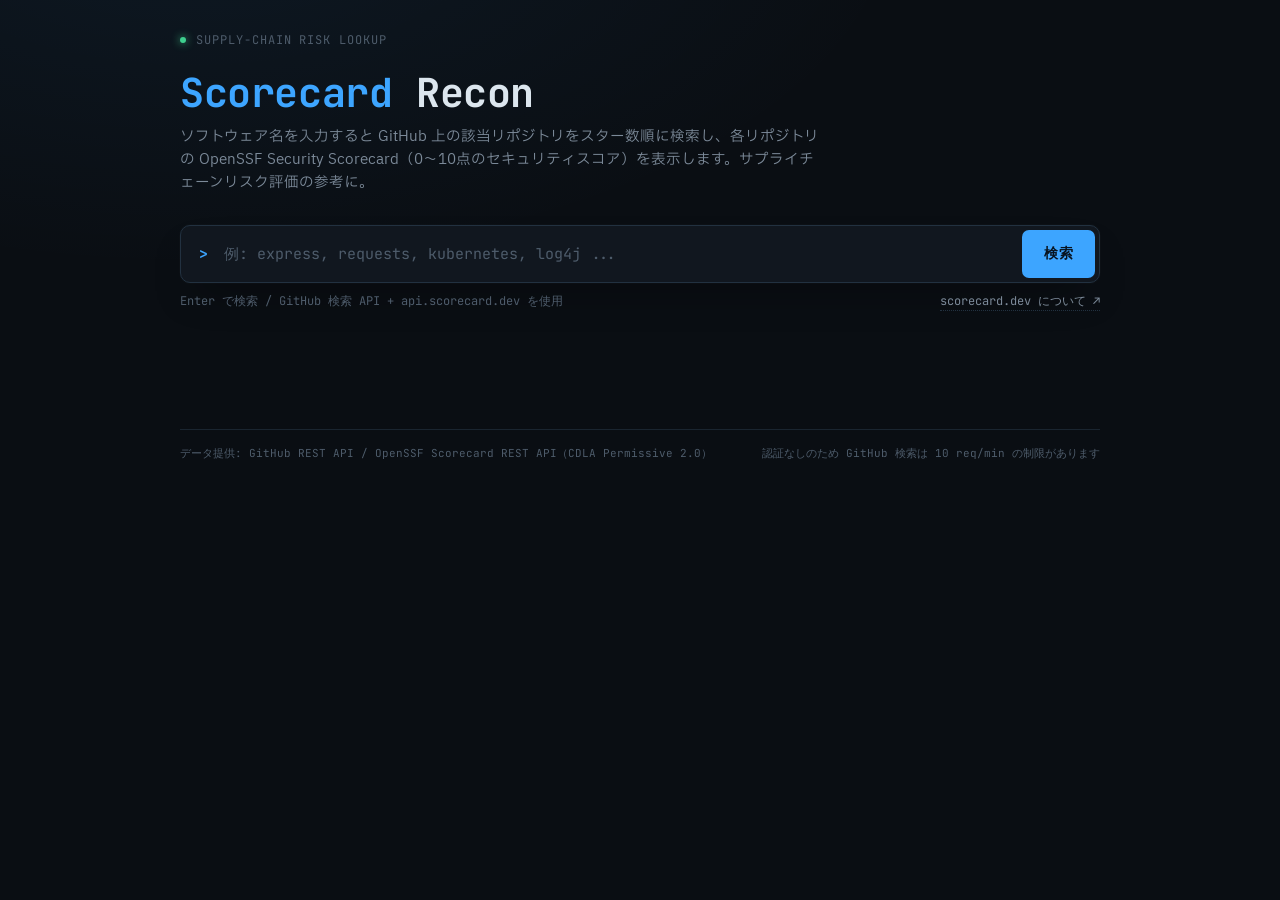
<file: index.html>
<!DOCTYPE html>
<html lang="ja">
<head>
<meta charset="UTF-8">
<meta name="viewport" content="width=device-width, initial-scale=1.0">
<title>Scorecard Recon — OSSF Security Scorecard 検索</title>
<link rel="stylesheet" href="styles.css">
</head>
<body>
<div class="wrap">

  <div class="topline"><span class="dot"></span> SUPPLY-CHAIN RISK LOOKUP</div>
  <h1><span>Scorecard</span> Recon</h1>
  <p class="sub">ソフトウェア名を入力すると GitHub 上の該当リポジトリをスター数順に検索し、各リポジトリの OpenSSF Security Scorecard（0〜10点のセキュリティスコア）を表示します。サプライチェーンリスク評価の参考に。</p>

  <div class="search-shell">
    <div class="prompt">
      <span class="chevron">&gt;</span>
      <input id="q" type="text" placeholder="例: express, requests, kubernetes, log4j ..." autocomplete="off">
    </div>
    <button id="searchBtn">検索</button>
  </div>
  <div class="hint-row">
    <span>Enter で検索 / GitHub 検索 API + api.scorecard.dev を使用</span>
    <a href="https://scorecard.dev" target="_blank" rel="noopener">scorecard.dev について ↗</a>
  </div>

  <div id="status" class="status"></div>
  <div id="results" class="results"></div>

</div>

<footer>
  <span>データ提供: GitHub REST API / OpenSSF Scorecard REST API（CDLA Permissive 2.0）</span>
  <span>認証なしのため GitHub 検索は 10 req/min の制限があります</span>
</footer>

<script src="script.js"></script>
</body>
</html>
</file>
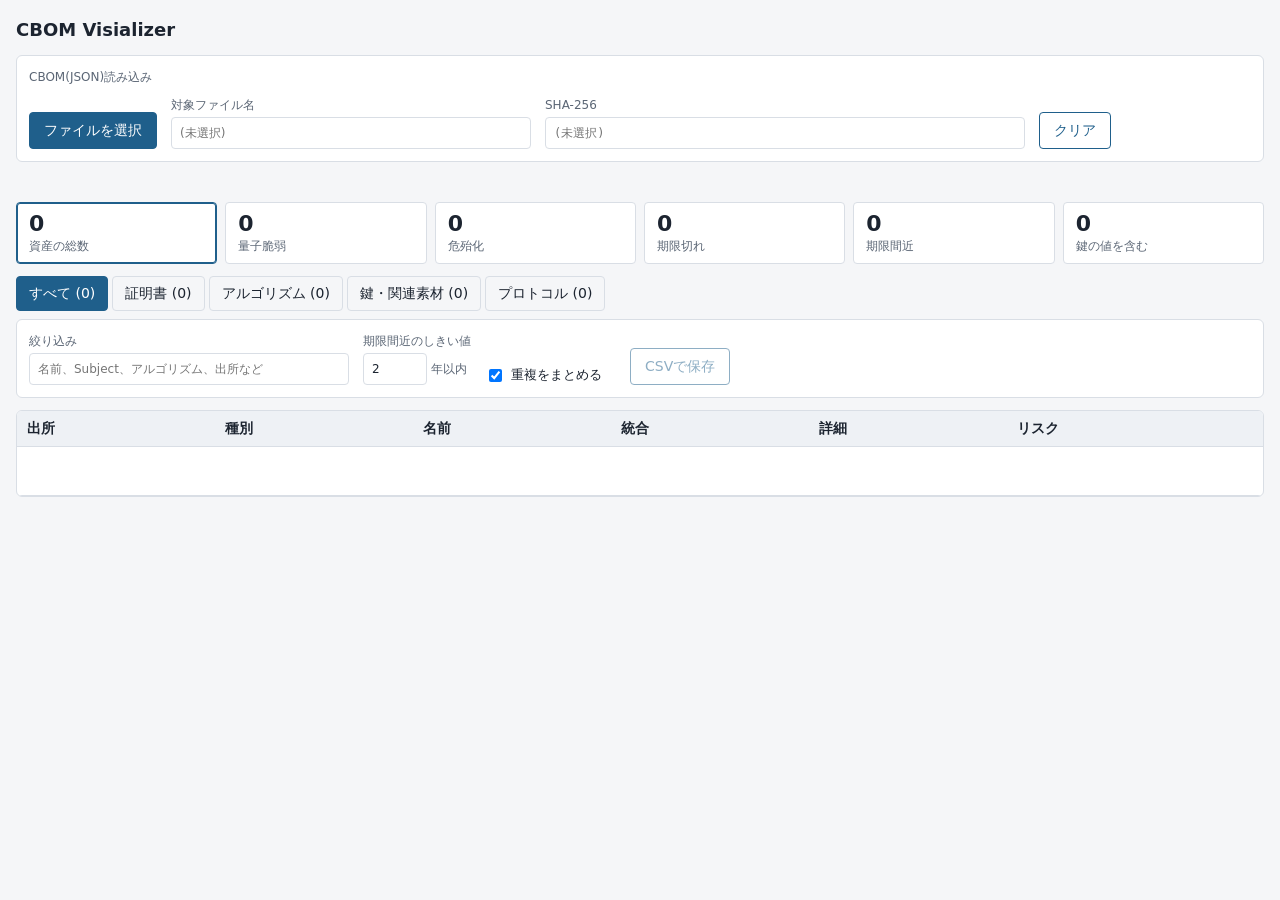
<file: cbom-visualizer.html>
<!doctype html>
<html lang="ja">
<head>
<meta charset="utf-8">
<meta name="viewport" content="width=device-width, initial-scale=1">
<!-- CSP: default-src 'none' で外部通信・外部読み込み・インラインイベントを全面禁止し、スクリプトはハッシュが一致するものだけ実行する。
     スクリプトを編集するとハッシュが合わなくなり画面が初期化されない。その場合はブラウザのコンソールに出る新しいハッシュで script-src を差し替えること。 -->
<meta http-equiv="Content-Security-Policy" content="default-src 'none'; script-src 'sha256-vQBaThIwl8Qdtbv+0BCilxqw4kYsuBlw4/ZRg42txzw='; style-src 'unsafe-inline'; img-src data:; base-uri 'none'; form-action 'none'">
<title>CBOM Visualizer</title>
<style>
  :root{
    --bg:#f5f6f8; --panel:#fff; --ink:#1c2430; --sub:#5b6675; --line:#d9dee5; --head:#eef1f5;
    --accent:#1f5f8b; --btn-ink:#fff;
    --ng:#a3262a; --ng-bg:#fbe9ea; --warn:#7a4b00; --warn-bg:#fdf1d8; --ok:#1d6b3e; --ok-bg:#e4f4ea; --na-bg:#eceff3;
  }
  @media (prefers-color-scheme: dark){
    :root{
      --bg:#14181e; --panel:#1b2129; --ink:#e4e8ee; --sub:#9aa5b4; --line:#2f3844; --head:#232b35;
      --accent:#6db3e0; --btn-ink:#0d1116;
      --ng:#ff9a9d; --ng-bg:#4a2326; --warn:#f0c674; --warn-bg:#443716; --ok:#7fd6a0; --ok-bg:#1f3d2b; --na-bg:#2a323d;
    }
  }
  *{box-sizing:border-box}
  body{margin:0;background:var(--bg);color:var(--ink);
    font:14px/1.5 "Yu Gothic UI","Hiragino Sans","Noto Sans JP",system-ui,sans-serif}
  header{padding:16px 16px 0}
  h1{font-size:18px;margin:0 0 12px;font-weight:700}
  .panel{background:var(--panel);border:1px solid var(--line);border-radius:6px;padding:12px;margin:0 16px 12px}
  .panel h2{font-size:13px;margin:0 0 8px;color:var(--sub);font-weight:600}
  .row{display:flex;flex-wrap:wrap;gap:10px 14px;align-items:flex-end}
  .row + .row{margin-top:10px}
  label{display:flex;flex-direction:column;font-size:12px;color:var(--sub);gap:3px}
  label.inline{flex-direction:row;align-items:center;gap:6px;font-size:13px;color:var(--ink)}
  input[type=text],input[type=number],input[type=search]{
    font:inherit;padding:6px 8px;border:1px solid var(--line);border-radius:4px;background:var(--panel);color:var(--ink)}
  #fname{width:min(360px,90vw)} #q{width:min(320px,90vw)}
  button{font:inherit;padding:7px 14px;border-radius:4px;border:1px solid var(--accent);
    background:var(--accent);color:var(--btn-ink);cursor:pointer}
  button.ghost{background:transparent;color:var(--accent)}
  button:disabled{opacity:.5;cursor:default}
  input[type=file]{display:none}
  :focus-visible{outline:2px solid var(--accent);outline-offset:2px}
  #status{margin:0 16px 8px;color:var(--sub);font-size:13px;min-height:1.5em}
  #errors{margin:0 16px 8px;color:var(--ng);font-size:13px;white-space:pre-wrap}
  #secretBanner{margin:0 16px 12px;padding:10px 12px;border:1px solid var(--ng);background:var(--ng-bg);color:var(--ng);border-radius:6px;display:none}
  .cards{display:grid;grid-template-columns:repeat(auto-fit,minmax(130px,1fr));gap:8px;margin:0 16px 12px}
  .card{display:flex;flex-direction:column;align-items:flex-start;gap:0;text-align:left;padding:8px 12px;
    background:var(--panel);color:var(--ink);border:1px solid var(--line)}
  .card b{font-size:22px;line-height:1.2}
  .card span{font-size:12px;color:var(--sub)}
  .card[aria-pressed="true"]{border-color:var(--accent);box-shadow:inset 0 0 0 1px var(--accent)}
  .tabs{display:flex;flex-wrap:wrap;gap:4px;margin:0 16px 8px}
  .tab{background:transparent;color:var(--ink);border:1px solid var(--line);padding:6px 12px}
  .tab[aria-selected="true"]{background:var(--accent);color:var(--btn-ink);border-color:var(--accent)}
  .wrap{margin:0 16px 12px;overflow:auto;border:1px solid var(--line);border-radius:6px;background:var(--panel);max-height:68vh}
  table{border-collapse:collapse;width:100%;min-width:900px}
  th,td{padding:7px 10px;border-bottom:1px solid var(--line);text-align:left;vertical-align:top}
  th{position:sticky;top:0;background:var(--head);font-weight:600;cursor:pointer;white-space:nowrap;user-select:none;z-index:1}
  th[aria-sort="ascending"]::after{content:" ▲";font-size:10px}
  th[aria-sort="descending"]::after{content:" ▼";font-size:10px}
  td.dn{font-family:ui-monospace,Consolas,monospace;font-size:12px;word-break:break-all;min-width:200px}
  td.num{white-space:nowrap} td.date{white-space:nowrap}
  td.src{min-width:180px;word-break:break-all}
  .tag{display:inline-block;padding:1px 8px;margin:1px 2px 1px 0;border-radius:10px;font-size:12px;white-space:nowrap}
  .tag.ng{background:var(--ng-bg);color:var(--ng)}
  .tag.warn{background:var(--warn-bg);color:var(--warn)}
  .tag.ok{background:var(--ok-bg);color:var(--ok)}
  .tag.na{background:var(--na-bg);color:var(--sub)}
  .empty{padding:24px;color:var(--sub)}
  .hint{margin:0 0 10px;color:var(--sub);font-size:12px}
  .boxTitle{font-size:13px;margin:0 0 8px;color:var(--sub);font-weight:600}
  .kv{display:grid;grid-template-columns:max-content 1fr;gap:4px 16px;margin:0;font-size:13px}
  .kv dt{color:var(--sub);white-space:nowrap}
  .kv dd{margin:0;word-break:break-all}
  .kv dd.mono{font-family:ui-monospace,Consolas,monospace;font-size:12px}
  .drop{outline:2px dashed var(--accent);outline-offset:-6px}
  /* 証明書タブの表示形式(表/階層表示/チェーン表示) */
  #certViews{display:none;margin:0 16px 8px;align-items:center;gap:8px;font-size:13px;color:var(--sub)}
  .vseg{display:inline-flex}
  .vseg button{background:transparent;color:var(--accent);border:1px solid var(--accent);padding:4px 14px;border-radius:0}
  .vseg button:first-child{border-radius:4px 0 0 4px}
  .vseg button:last-child{border-radius:0 4px 4px 0}
  .vseg button+button{border-left:0}
  .vseg button[aria-pressed="true"]{background:var(--accent);color:var(--btn-ink)}
  /* 証明書チェーン */
  #chainView{margin:0 16px 12px;display:none}
  .chainBar{display:flex;flex-wrap:wrap;gap:8px 12px;align-items:center;margin-bottom:10px;color:var(--sub);font-size:13px}
  /* ツリー表示 */
  .tree,.tree ul{list-style:none;margin:0;padding:0}
  .tree ul{margin-left:14px}
  .tree li{position:relative;padding-top:4px}
  .tree ul>li{padding-left:22px}
  .tree ul>li::before{content:"";position:absolute;left:0;top:0;bottom:0;border-left:1px solid var(--line)}
  .tree ul>li:last-child::before{bottom:auto;height:24px}
  .tree ul>li::after{content:"";position:absolute;left:0;top:24px;width:20px;border-top:1px solid var(--line)}
  .tree summary{list-style:none;cursor:pointer}
  .tree summary::-webkit-details-marker{display:none}
  .tn{background:var(--panel);border:1px solid var(--line);border-left:4px solid var(--line);border-radius:6px;padding:6px 10px}
  .tn.root{border-left-color:var(--ok)}
  .tn.inter{border-left-color:var(--accent)}
  .tn.leaf{border-left-color:var(--sub)}
  .tn.miss{border:1px dashed var(--ng);border-left:4px dashed var(--ng)}
  .tn.bad{box-shadow:inset 0 0 0 1px var(--warn)}
  .tnTop{display:flex;flex-wrap:wrap;gap:4px 8px;align-items:center}
  .tnTop .dn{font-family:ui-monospace,Consolas,monospace;font-size:12px;word-break:break-all}
  .tnSub,.tnIss{font-size:12px;margin:2px 0 0 22px;word-break:break-all}
  .tnSub{color:var(--sub)} .tnIss{color:var(--warn)}
  .cnt{font-size:12px;color:var(--sub)}
  /* チェーン図(SVG) */
  .segs{display:inline-flex;gap:4px}
  .segs button{padding:3px 12px}
  .legend{display:flex;flex-wrap:wrap;gap:4px 14px;align-items:center;font-size:12px;color:var(--sub);margin:0 0 8px}
  .legend i{display:inline-block;width:10px;height:10px;border-radius:2px;margin-right:4px;vertical-align:-1px}
  .lg-root{background:var(--ok)} .lg-inter{background:var(--accent)} .lg-leaf{background:var(--sub)}
  .lg-miss{border:1px dashed var(--ng)}
  #diagWrap{overflow:auto;border:1px solid var(--line);border-radius:6px;background:var(--panel);max-height:72vh}
  #diagSvg{display:block}
  #diagSvg text{font:12px "Yu Gothic UI","Hiragino Sans","Noto Sans JP",system-ui,sans-serif;fill:var(--ink)}
  #diagSvg .t-role,#diagSvg .t-sm,#diagSvg .t-sub,#diagSvg .t-na{fill:var(--sub)}
  #diagSvg .t-role{font-size:10.5px}
  #diagSvg .t-sm{font-size:11px}
  #diagSvg .t-name{font-size:13px;font-weight:600}
  #diagSvg .t-ng{fill:var(--ng)} #diagSvg .t-warn{fill:var(--warn)} #diagSvg .t-ok{fill:var(--ok)}
  #diagSvg .grp{fill:var(--head);opacity:.55}
  #diagSvg .ed{fill:none;stroke:var(--sub);stroke-width:1.4}
  #diagSvg .ed.inf{stroke-dasharray:5 4}
  #diagSvg .ed.miss{stroke:var(--ng);stroke-dasharray:3 3}
  #diagSvg .arrow{fill:var(--sub)}
  #diagSvg .gn{cursor:pointer}
  #diagSvg .gn .bg{fill:var(--panel);stroke:var(--line);stroke-width:1}
  #diagSvg .gn.bad .bg{stroke:var(--warn);stroke-width:1.6}
  #diagSvg .gn.miss .bg{stroke:var(--ng);stroke-dasharray:4 3}
  #diagSvg .gn .bar{fill:var(--sub)}
  #diagSvg .gn.root .bar{fill:var(--ok)} #diagSvg .gn.inter .bar{fill:var(--accent)} #diagSvg .gn.miss .bar{fill:var(--ng)}
  #diagSvg .gn.sel .bg{stroke:var(--accent);stroke-width:2.6}
  #diagSvg .ed.hl{stroke:var(--accent);stroke-width:2.2}
  #diagSvg .dim{opacity:.25}
  #diagSvg .t-dup{fill:var(--ok);font-size:11px;font-weight:600}
  #diagSvg .t-dup.diff{fill:var(--warn)}
  .dupList{margin:4px 0 0;padding-left:20px;font-size:12px;color:var(--sub);word-break:break-all}
  .dupList b{color:var(--warn)}
  .chev{display:inline-block;width:14px;color:var(--sub);transition:transform .12s}
  details[open]>summary .chev{transform:rotate(90deg)}
</style>
</head>
<body>
<header><h1>CBOM Visializer</h1></header>
<p id="boot" class="hint" style="margin:0 16px 12px">ビューアを初期化できませんでした。JavaScript が無効か、CSP(script-src)のハッシュがスクリプトと一致していない可能性があります。</p>

<section class="panel">
  <p class="hint">CBOM(JSON)読み込み</p>
  <div class="row">
    <button id="pickFiles">ファイルを選択</button>
    <label>対象ファイル名
      <input id="fname" type="text" value="" readonly placeholder="(未選択)">
    </label>
    <label>SHA-256
      <input id="fhash" type="text" value="" readonly placeholder="(未選択)" style="width:min(480px,90vw);font-family:ui-monospace,Consolas,monospace">
    </label>
    <button id="clear" class="ghost">クリア</button>
    <input id="files" type="file" accept=".json,application/json">
  </div>
</section>

<section class="panel" id="headerBox" style="display:none">
  <h2 class="boxTitle">CBOMヘッダー</h2>
  <dl id="headerList" class="kv"></dl>
</section>

<div id="status" role="status"></div>
<div id="errors"></div>
<div id="secretBanner" role="alert"></div>

<div class="cards" id="cards"></div>
<div class="tabs" id="tabs" role="tablist"></div>
<div id="certViews" role="group" aria-label="証明書の表示形式"><span>表示</span>
  <span class="vseg"><button data-v="table">表</button><button data-v="chain">階層</button><button data-v="diagram">チェーン</button></span></div>

<section class="panel">
  <div class="row">
    <label>絞り込み
      <input id="q" type="search" placeholder="名前、Subject、アルゴリズム、出所など">
    </label>
    <label>期限間近のしきい値
      <span style="display:flex;align-items:center;gap:4px">
        <input id="expYears" type="number" min="0" step="1" value="2" style="width:64px">年以内
      </span>
    </label>
    <label class="inline" title="同じ内容の行を1つにまとめます。証明書=公開鍵の値が同じ、公開鍵(鍵・関連素材)=鍵の値が同じ、アルゴリズム/プロトコル=表示内容がすべて同じ。出所は全て残します。公開鍵の値が無い証明書・鍵はまとめません。"><input type="checkbox" id="dedupe" checked>重複をまとめる</label>
    <span id="dedupeInfo" class="hint" style="margin:0 0 4px"></span>
    <button id="csv" class="ghost" disabled>CSVで保存</button>
  </div>
</section>

<div id="chainView"></div>

<div class="wrap" id="tableWrap"><table><thead><tr id="head"></tr></thead><tbody id="body"></tbody></table></div>

<script>
/* ================= 状態 ================= */
const $ = id => document.getElementById(id);
$('boot')?.remove(); // スクリプトが動いたら「初期化できませんでした」表示を消す(CSPでブロックされると残る)
// 入力サイズ・描画量の上限(巨大/悪意あるCBOMでブラウザが固まらないようにする)
const MAX_FILE_BYTES = 50 * 1024 * 1024; // 読み込めるファイルの最大サイズ
const MAX_CHAIN_DEPTH = 64;              // 証明書階層の最大の深さ(実在のチェーンは数段)
const MAX_ROWS = 2000;                   // 表に描画する最大行数(CSVには全件出力)
const MAX_NODES = 3000;                  // ツリー/図に描画する最大証明書数
const esc = s => String(s ?? '').replace(/[&<>"']/g, c => ({'&':'&amp;','<':'&lt;','>':'&gt;','"':'&quot;',"'":'&#39;'}[c]));
let rows = [], errors = [], bomCount = 0;
let depMap = new Map(); // bom-ref -> dependsOn[](証明書チェーンの構築に使う)
let lastChains = [];    // 直近に表示したチェーン(コピー/CSV用)
let tabId = 'all', sortK = null, sortDir = 1, riskF = '';
let certView = 'table'; // 証明書タブの表示形式: 'table'(表) / 'chain'(階層表示) / 'diagram'(チェーン表示)

/* ================= 判定ルール ================= */
const RE_PQ   = /ml-?kem|ml-?dsa|slh-?dsa|fn-?dsa|kyber|dilithium|sphincs|falcon|xmss|(^|[^a-z])(lms|hss)([^a-z]|$)|frodo|(^|[^a-z])hqc|mceliece|(^|[^a-z])bike/;
const RE_VULN = /rsa|ecdsa|ecdh|ecies|eddsa|ed25519|ed448|x25519|x448|curve25519|curve448|secp\d|prime\d|nist-?p-?\d|brainpool|(^|[^a-z])ecc([^a-z]|$)|elliptic|diffie|(^|[^a-z])dhe?([^a-z]|$)|(^|[^a-z])dsa([^a-z]|$)|(^|[^a-z])ec([^a-z]|$)/;
const RE_SAFE = /aes-?(192|256)|chacha|sha-?(256|384|512)|sha-?3|blake/;
const norm = t => String(t || '').toLowerCase().replace(/_/g, '-');

const RE_PQ_G = new RegExp(RE_PQ.source, 'g');
const PUBKEY_PRIM = ['signature', 'pke', 'key-agree', 'kem'];
function pqOf(text, level, prim){
  const s = norm(text), pq = RE_PQ.test(s), cl = RE_VULN.test(s.replace(RE_PQ_G, ' '));
  if(pq) return cl ? 'hybrid' : 'safe';
  if(cl) return 'vuln';
  // 公開鍵方式ではないが、古典的な攻撃で既に危殆化しているもの(SHA-1, MD5, DES/3DES, RC4等)は
  // 量子耐性が「不明」なのではなく、そもそも古典的に破られていることを明示する
  if(weakOf(text).length) return 'broken';
  if(/aes-?128/.test(s)) return 'vuln';
  if(RE_SAFE.test(s)) return 'safe';
  if(typeof level === 'number'){
    if(level > 0) return 'safe';
    return (!prim || PUBKEY_PRIM.includes(prim)) ? 'vuln' : 'unknown';
  }
  return 'unknown';
}
const RANK = {vuln:3, broken:3, unknown:1, safe:0, hybrid:0};
const worst = (a, b) => RANK[a] >= RANK[b] ? a : b;

function weakOf(text){
  const s = norm(text), out = [];
  if(/md[245]/.test(s)) out.push('MD系ハッシュ');
  if(/sha-?1(?!\d)|(^|[^a-z0-9])sha(?![a-z0-9]|-?\d)/.test(s)) out.push('SHA-1');
  if(/(^|[^a-z0-9])(3des|tdes|triple-des|des|des-?ede3?)([^a-z0-9]|$)/.test(s)) out.push('DES/3DES');
  if(/rc[24]|arcfour/.test(s)) out.push('RC4/RC2');
  if(/(^|[^a-z])(null|export|anon)([^a-z]|$)/.test(s)) out.push('NULL/EXPORT/anon');
  const rsa = /rsa[^0-9a-z]{0,4}(\d{3,5})/.exec(s);
  if(rsa && +rsa[1] < 2048) out.push('RSA ' + rsa[1] + ' bit');
  const ec = /(?:^|[^a-z])(?:secp|nist-?p-?|p-?)(\d{3})(?:r1|k1)?(?:[^0-9]|$)/.exec(s);
  if(ec && +ec[1] < 224) out.push('EC ' + ec[1] + ' bit');
  return out;
}
const uniq = a => [...new Set(a)];
// 公開鍵の値を、表記ゆれ(PEMの枠・改行・16進のコロン区切り・大文字小文字)を吸収した比較用の文字列にする。
// 短すぎる値は鍵の値とみなさない(null)。
const keyId = v => {
  if(typeof v !== 'string') return null;
  let s = v.replace(/-----(?:BEGIN|END) [A-Z ]{1,40}-----/g, '').replace(/\s+/g, '');
  if(/^[0-9a-fA-F:]+$/.test(s)) s = s.replace(/:/g, '').toLowerCase();
  return s.length >= 16 ? s : null;
};
function daysLeft(iso){
  const t = Date.parse(iso);
  return isNaN(t) ? null : Math.floor((t - Date.now()) / 86400000);
}

/* ================= CBOMの取り込み ================= */
// components の入れ子を、再帰ではなく明示的なスタックで平坦化する(深い入れ子でスタックを使い切らない)。
// オブジェクト以外(null等)の要素は読み飛ばす。
function flat(list){
  const out = [], stack = [Array.isArray(list) ? list : []], idx = [0];
  while(stack.length){
    const arr = stack[stack.length - 1], i = idx[idx.length - 1];
    if(i >= arr.length){ stack.pop(); idx.pop(); continue; }
    idx[idx.length - 1] = i + 1;
    const c = arr[i];
    if(c && typeof c === 'object'){ out.push(c); if(Array.isArray(c.components)){ stack.push(c.components); idx.push(0); } }
  }
  return out;
}

// 出所: CBOM内の evidence.occurrences[].location(その暗号資産が検出されたソースファイル)を優先する。
// 記載がなければ、読み込んだCBOMファイル名にフォールバックする。
function srcListOf(c, fallback){
  const locs = (c.evidence?.occurrences || []).map(o => o?.location).filter(l => typeof l === 'string' && l);
  return locs.length ? uniq(locs) : [fallback];
}
function srcOf(c, fallback){ return srcListOf(c, fallback).join('; '); }

function ingest(bom, src){
  if(!bom || !Array.isArray(bom.components)) throw new Error('components がありません(CBOMではない可能性)');
  const comps = flat(bom.components);
  const byRef = new Map();
  comps.forEach(c => { if(c['bom-ref']) byRef.set(c['bom-ref'], c); });
  const nm = ref => ref ? (byRef.get(ref)?.name || ref) : '';
  let n = 0;
  for(const d of bom.dependencies || []){ if(d && d.ref) depMap.set(d.ref, Array.isArray(d.dependsOn) ? d.dependsOn : []); }

  for(const c of comps){
    const cp = c.cryptoProperties;
    if(!cp) continue;
    const secretBlock = /-----BEGIN [A-Z ]*PRIVATE KEY-----/.test(JSON.stringify(c));
    let r = null;

    if(cp.assetType === 'certificate'){
      const p = cp.certificateProperties || {};
      const sig = nm(p.signatureAlgorithmRef);
      const pkc = byRef.get(p.subjectPublicKeyRef);
      let key = '', kkey = null, kbasis = ''; // kkey: 重複判定に使う公開鍵の値(正規化済み) / kbasis: 値があれば 'value'
      if(pkc){
        const m = pkc.cryptoProperties?.relatedCryptoMaterialProperties;
        const a = m?.algorithmRef ? nm(m.algorithmRef) : pkc.name;
        key = [a, m?.size ? m.size + ' bit' : ''].filter(Boolean).join(' ');
        // 重複判定は鍵の「値」だけで行う。値が無い証明書は判定対象外(鍵コンポーネントのbom-refが同じでも同一とはみなさない:
        // 生成ツールによっては「RSA-2048」のような汎用の鍵コンポーネントを複数の証明書で共有するため、別の鍵まで統合してしまう)
        kkey = keyId(m?.value); kbasis = kkey ? 'value' : '';
      } else key = p.subjectPublicKeyRef || '';
      r = {type:'certificate',
        p:{subject:p.subjectName || '', issuer:p.issuerName || '', from:p.notValidBefore || '', to:p.notValidAfter || '',
           sig, key, fmt:p.certificateFormat || '', serial:p.serialNumber ? String(p.serialNumber) : ''},
        days:daysLeft(p.notValidAfter),
        pq:worst(pqOf(sig), key ? pqOf(key) : 'unknown'),
        weak:uniq([...weakOf(sig), ...weakOf(key)]),
        detail:p.subjectName || '', kkey, kbasis};
    }
    else if(cp.assetType === 'algorithm'){
      const p = cp.algorithmProperties || {};
      const fam = p.algorithmFamily || '', param = p.parameterSetIdentifier || '', curve = p.ellipticCurve || p.curve || '';
      const text = [c.name, fam, param, curve].join(' ');
      const ql = typeof p.nistQuantumSecurityLevel === 'number' ? p.nistQuantumSecurityLevel : null;
      r = {type:'algorithm',
        p:{primitive:p.primitive || '', fam, param, curve, cl:p.classicalSecurityLevel ?? null, ql,
           funcs:(p.cryptoFunctions || []).join(', '), oid:cp.oid || ''},
        days:null, pq:pqOf(text, ql, p.primitive), weak:weakOf(text),
        detail:[p.primitive, param || fam, curve].filter(Boolean).join(' ')};
    }
    else if(cp.assetType === 'related-crypto-material'){
      const p = cp.relatedCryptoMaterialProperties || {};
      const algo = nm(p.algorithmRef);
      const text = [algo, p.size ? p.size + ' bit' : '', c.name].join(' ');
      const secretType = ['private-key','secret-key','password','credential','token','seed','shared-secret'].includes(p.type);
      r = {type:'material',
        p:{mtype:p.type || '', algo, size:p.size ?? null, state:p.state || '', exp:p.expirationDate || '', fmt:p.format || ''},
        days:daysLeft(p.expirationDate), pq:pqOf(text), weak:weakOf(text),
        secret:!!p.value && secretType,
        kkey: p.type === 'public-key' ? keyId(p.value) : null, // 公開鍵の値(重複判定用)。秘密鍵などの値は持たない
        detail:[p.type, algo, p.size ? p.size + ' bit' : ''].filter(Boolean).join(' ')};
    }
    else if(cp.assetType === 'protocol'){
      const p = cp.protocolProperties || {};
      const suites = (p.cipherSuites || []).map(s => s.name).filter(Boolean);
      const parts = [...suites, ...(p.cryptoRefArray || []).map(nm)];
      const all = [c.name, ...parts].join(' ');
      // 鍵交換を行うプロトコルは、ML-KEM等が見当たらなければ量子脆弱とみなす
      const kex = ['tls', 'dtls', 'ssh', 'ipsec', 'ike', 'sstp'].includes(p.type);
      r = {type:'protocol',
        p:{ptype:p.type || '', version:p.version || '', suites:parts},
        days:null, pq:(kex && !RE_PQ.test(norm(all))) ? 'vuln' : pqOf(all),
        weak:weakOf(parts.join(' ')),
        detail:[p.type, p.version].filter(Boolean).join(' ')};
    }
    if(!r) continue;
    r.name = c.name || ''; r.ref = c['bom-ref'] || ''; r.src = srcOf(c, src); r.srcs = srcListOf(c, src); r.secret = !!(r.secret || secretBlock);
    r.warnAll = [...r.weak, ...(r.secret ? ['鍵の値を含む'] : [])];
    r.search = norm([r.type, r.name, r.detail, r.src, ...Object.values(r.p).flat()].join(' '));
    rows.push(r); n++;
  }
  bomCount++;
  return n;
}

/* ================= 読み込み(SVN / ローカル) ================= */
const loaded = new Set();

function showSelectedNames(){
  const names = [...loaded].map(p => p.split('/').pop());
  $('fname').value = names.join(', ');
}

function finish(msg){
  $('status').textContent = msg;
  $('errors').textContent = errors.join('\n');
  $('csv').disabled = !rows.length;
  showSelectedNames();
  render();
}

async function sha256Hex(buf){
  if(!window.crypto?.subtle) return null;
  const digest = await crypto.subtle.digest('SHA-256', buf);
  return [...new Uint8Array(digest)].map(b => b.toString(16).padStart(2, '0')).join('');
}

// components 配列以外の、CBOMのヘッダー(トップレベルのメタ情報)を表示する
function renderHeader(bom){
  const items = [];
  const add = (label, value, mono) => { if(value) items.push({label, value, mono}); };

  add('形式', [bom.bomFormat, bom.specVersion ? 'v' + bom.specVersion : ''].filter(Boolean).join(' '));
  add('シリアル番号', bom.serialNumber, true);
  add('バージョン', (bom.version !== undefined && bom.version !== null) ? String(bom.version) : '');

  const ts = bom.metadata?.timestamp;
  if(ts){
    const t = Date.parse(ts);
    add('作成日時', isNaN(t) ? String(ts) : new Date(t).toISOString().replace('T', ' ').slice(0, 16) + ' UTC');
  }

  const comp = bom.metadata?.component;
  if(comp && typeof comp === 'object'){
    add('対象コンポーネント', [comp.name, comp.version, comp.type ? `(${comp.type})` : ''].filter(Boolean).join(' '));
    add('説明', comp.description);
  }

  let tools = bom.metadata?.tools;
  tools = Array.isArray(tools) ? tools : (Array.isArray(tools?.components) ? tools.components : []);
  const toolNames = tools.map(t => [t?.vendor, t?.name, t?.version].filter(Boolean).join(' ')).filter(Boolean);
  if(toolNames.length) add('生成ツール', toolNames.join(', '));

  const authors = bom.metadata?.authors;
  if(Array.isArray(authors) && authors.length){
    add('作成者', authors.map(a => a?.name).filter(Boolean).join(', '));
  }

  const total = Array.isArray(bom.components) ? flat(bom.components).length : 0;
  add('コンポーネント総数(入れ子含む)', total ? String(total) : '');

  const box = $('headerBox'), list = $('headerList');
  if(!items.length){ box.style.display = 'none'; list.innerHTML = ''; return; }
  list.innerHTML = items.map(it =>
    `<dt>${esc(it.label)}</dt><dd class="${it.mono ? 'mono' : ''}">${esc(it.value)}</dd>`).join('');
  box.style.display = '';
}

function hideHeader(){
  $('headerBox').style.display = 'none';
  $('headerList').innerHTML = '';
}

async function loadSingle(file, path){
  rows = []; errors = []; bomCount = 0; riskF = ''; loaded.clear(); depMap = new Map();
  $('status').textContent = '読み込み中…';
  $('fhash').value = '';
  hideHeader();
  if(file.size > MAX_FILE_BYTES){
    errors.push(`${path}: ファイルが大きすぎます(${(file.size / 1048576).toFixed(1)}MB。上限は ${MAX_FILE_BYTES / 1048576}MB)`);
    finish(`${path} は読み込みませんでした。`);
    return;
  }
  let ok = false;
  try{
    const buf = await file.arrayBuffer();
    const bom = JSON.parse(new TextDecoder('utf-8').decode(buf));
    ingest(bom, path);
    loaded.add(path); ok = true;
    const hash = await sha256Hex(buf);
    $('fhash').value = hash ?? '(このブラウザでは計算できません)';
    renderHeader(bom);
  }
  catch(e){ errors.push(`${path}: ${e.message}`); }
  let msg = '';
  if(!ok) msg = `${path} の読み込みに失敗しました。`;
  else if(!rows.length) msg = `${path} を読み込みましたが、暗号資産(証明書・鍵など)は見つかりませんでした。`;
  finish(msg);
}

$('pickFiles').addEventListener('click', () => $('files').click());
$('files').addEventListener('change', async e => {
  const f = e.target.files[0];
  e.target.value = '';
  if(f) await loadSingle(f, f.name);
});
['dragover', 'dragenter'].forEach(t => document.addEventListener(t, e => { e.preventDefault(); document.body.classList.add('drop'); }));
document.addEventListener('dragleave', e => { if(!e.relatedTarget) document.body.classList.remove('drop'); });
document.addEventListener('drop', async e => {
  e.preventDefault(); document.body.classList.remove('drop');
  // DataTransfer は await の前に読み出す必要がある
  const entries = [...(e.dataTransfer.items || [])].map(i => i.webkitGetAsEntry && i.webkitGetAsEntry()).filter(Boolean);
  const plain = [...e.dataTransfer.files];
  let picked = null, skippedDir = 0, skippedExtra = 0;
  if(entries.length){
    for(const entry of entries){
      if(entry.isFile){ if(!picked) picked = entry; else skippedExtra++; }
      else skippedDir++; // フォルダは読み込まない
    }
    if(picked) await loadSingle(await new Promise((res, rej) => picked.file(res, rej)), picked.name);
  } else {
    if(plain.length){ picked = plain[0]; skippedExtra = plain.length - 1; await loadSingle(picked, picked.name); }
  }
  if(skippedDir || skippedExtra){
    if(skippedDir) errors.push(`フォルダが${skippedDir}件ドロップされましたが、読み込みませんでした。ファイルを直接ドロップしてください。`);
    if(skippedExtra) errors.push(`複数のファイルがドロップされたため、最初の1件だけを読み込みました。`);
    $('errors').textContent = errors.join('\n');
  }
});
$('clear').addEventListener('click', () => {
  rows = []; errors = []; bomCount = 0; riskF = ''; loaded.clear(); depMap = new Map();
  $('status').textContent = ''; $('fhash').value = ''; hideHeader(); finish('');
});

/* ================= 表示 ================= */
const fmtDate = s => { const t = Date.parse(s); return isNaN(t) ? esc(s) : new Date(t).toISOString().slice(0, 10); };
let expThresholdDays = 730; // 期限間近のしきい値(日数)。デフォルト2年
function daysTag(d){
  if(d === null) return '';
  if(d < 0)  return `<span class="tag ng">期限切れ ${-d}日</span>`;
  if(d <= expThresholdDays) return `<span class="tag warn">あと ${d}日</span>`;
  return `<span class="tag ok">${d}日</span>`;
}
// 量子耐性・古典的な危殆化・有効期限を、優先度付きの1つのリスクに統合する
// 数値が大きいほど深刻(表のソートにもそのまま使う)
function riskOf(r){
  if(r.pq === 'broken')  return {lv:4, t:'危殆化', cls:'ng'};
  if(r.pq === 'vuln')    return {lv:4, t:'量子脆弱', cls:'warn'};
  if(r.pq === 'unknown') return {lv:1, t:'判定不可', cls:'na'};
  if(r.pq === 'hybrid')  return {lv:0, t:'ハイブリッド', cls:'ok'};
  return {lv:0, t:'量子安全', cls:'ok'};
}
/* ================= 証明書チェーン ================= */
// DNの表記ゆれ(空白・大文字小文字)を吸収して比較する
// ※ /\s*([,=+])\s*/g のような正規表現は、空白が長く続くと二次時間(ReDoS)になるため、split+trim で線形時間にしている
const normDn = s => String(s || '').toLowerCase().split(/([,=+])/).map(x => x.trim()).join('').replace(/\s+/g, ' ').trim();
const isSelfSigned = r => !!r.p.subject && normDn(r.p.subject) === normDn(r.p.issuer);
const dnLabel = r => r.p.subject || r.name || r.ref || '(名称なし)';
const ts = s => { const t = Date.parse(s); return isNaN(t) ? null : t; };
const dateStr = s => { const t = ts(s); return t === null ? String(s ?? '') : new Date(t).toISOString().slice(0, 10); }; // エスケープ無しの日付文字列

// 親(発行元)の特定: ①dependencies の dependsOn にある証明書 ②Issuer＝Subject の一致
let dedupeOn = true;       // 重複をまとめる(全タブ共通の設定)
let dedupeMemo = null, linkMemo = null, chainMemo = null; // rows/depMap/設定 が変わらない間は結果を使い回す(描画ごとの再計算を避ける)

// 重複のまとめ。同じものを代表1件(r.merged に残りを保持)にまとめ、残りには r.dupOf(代表)を付ける。
// 何を「同じ」とみなすか:
//   証明書 ......... 公開鍵の値が同じ(再発行・クロス署名・複数箇所に置かれた同一証明書)。代表は自己署名(ルート)優先 → 有効期限が新しいもの
//   公開鍵 ......... 鍵・関連素材のうち public-key で、鍵の値が同じ
//   アルゴリズム/プロトコル ... 表示している内容がすべて同じ(出所だけが違う)
// 鍵の値が無い証明書・鍵はまとめない。秘密の値を含むものは、警告が埋もれないようまとめない。
function ensureDedupe(){
  if(dedupeMemo && dedupeMemo.rows === rows && dedupeMemo.n === rows.length && dedupeMemo.dd === dedupeOn) return dedupeMemo;
  rows.forEach(r => { r.merged = null; r.mergeDiff = false; r.dupOf = null; }); // 切替のたびに状態を作り直す
  if(dedupeOn){
    const groups = new Map();
    for(const r of rows){
      if(r.secret) continue;
      let k = null;
      if(r.type === 'certificate') k = r.kkey ? 'c:' + r.kkey : null;
      else if(r.type === 'material') k = r.kkey ? 'm:' + r.kkey : null;
      else if(r.type === 'algorithm') k = 'a:' + JSON.stringify([r.name, r.p.primitive, r.p.fam, r.p.param, r.p.curve, r.p.cl, r.p.ql, r.p.funcs, r.p.oid]);
      else if(r.type === 'protocol') k = 'p:' + JSON.stringify([r.name, r.p.ptype, r.p.version, r.p.suites]);
      if(k === null) continue;
      const g = groups.get(k);
      if(g) g.push(r); else groups.set(k, [r]);
    }
    for(const g of groups.values()){
      if(g.length < 2) continue;
      const sorted = g[0].type === 'certificate'
        ? g.slice().sort((a, b) => (isSelfSigned(b) - isSelfSigned(a)) || ((ts(b.p.to) ?? 0) - (ts(a.p.to) ?? 0)))
        : g;
      const rep = sorted[0];
      rep.merged = sorted.slice(1);
      if(rep.type === 'certificate') rep.mergeDiff = rep.merged.some(m => normDn(m.p.subject) !== normDn(rep.p.subject) || normDn(m.p.issuer) !== normDn(rep.p.issuer));
      rep.merged.forEach(m => { m.dupOf = rep; });
    }
  }
  dedupeMemo = {rows, n:rows.length, dd:dedupeOn, live: dedupeOn ? rows.filter(r => !r.dupOf) : rows};
  return dedupeMemo;
}
const live = () => ensureDedupe().live; // 画面に出す行(まとめられた重複を除いたもの)
function linkCerts(){
  if(linkMemo && linkMemo.rows === rows && linkMemo.n === rows.length && linkMemo.dep === depMap && linkMemo.dd === dedupeOn) return linkMemo.v;
  const v = linkCertsRaw();
  linkMemo = {rows, n:rows.length, dep:depMap, dd:dedupeOn, v};
  chainMemo = null;
  return v;
}
function linkCertsRaw(){
  ensureDedupe();
  const all = rows.filter(r => r.type === 'certificate');
  // 公開鍵が同じ証明書は代表1枚にまとめてある(ensureDedupe)。親子関係の解決では、まとめられた証明書も代表として扱う。
  const cn = r => r.dupOf || r;
  const certs = all.filter(r => !r.dupOf);
  const byRef = new Map(), bySubject = new Map();
  all.forEach(r => {
    if(r.ref) byRef.set(r.ref, cn(r));
    const s = normDn(r.p.subject);
    if(s){ if(!bySubject.has(s)) bySubject.set(s, []); bySubject.get(s).push(cn(r)); }
  });
  const parentOf = new Map();
  for(const r of certs){
    if(isSelfSigned(r)) continue;
    let p = null, how = '';
    for(const t of (depMap.get(r.ref) || [])){
      const c = byRef.get(t);
      if(c && c !== r){ p = c; how = 'dependencies'; break; }
    }
    if(!p){
      const cand = (bySubject.get(normDn(r.p.issuer)) || []).filter(c => c !== r);
      if(cand.length){ p = cand[0]; how = 'Issuer＝Subject一致'; }
    }
    if(p) parentOf.set(r, {cert:p, how});
  }
  // 各証明書の「ルートまでの段数」を反復で求め、深すぎるもの(MAX_CHAIN_DEPTH超)は構造表示から外す。
  // 悪意ある/壊れたCBOMで数万段の直鎖が作られても、再帰処理がスタックを使い切らないようにする。
  const depth = new Map();
  for(const r of certs){
    if(depth.has(r)) continue;
    const path = [], on = new Set();
    let cur = r;
    while(cur && !depth.has(cur) && !on.has(cur)){ path.push(cur); on.add(cur); cur = parentOf.get(cur)?.cert; }
    let d = (cur && depth.has(cur)) ? depth.get(cur) + 1 : 0; // 循環に入った場合も有限の値で打ち切る
    for(let i = path.length - 1; i >= 0; i--) depth.set(path[i], d++);
  }
  const skip = new Set(certs.filter(r => depth.get(r) > MAX_CHAIN_DEPTH));
  skip.forEach(r => parentOf.delete(r));
  return {certs: skip.size ? certs.filter(r => !skip.has(r)) : certs, parentOf, skipped: skip.size,
    removed: all.length - certs.length, noValue: all.filter(r => r.kbasis !== 'value').length}; // noValue: 公開鍵の値が無く、値では重複判定できない証明書
}

function buildChains(){
  const lk = linkCerts();
  if(chainMemo && chainMemo.lk === lk) return chainMemo.v;
  const {certs, parentOf} = lk;
  const walk = leaf => {
    const list = [leaf], links = [], seen = new Set([leaf]);
    let cur = leaf, cycle = false;
    while(parentOf.has(cur)){
      const {cert, how} = parentOf.get(cur);
      if(seen.has(cert)){ cycle = true; break; }
      list.push(cert); links.push(how); seen.add(cert); cur = cert;
    }
    return {certs:list, links, cycle};
  };
  const hasChild = new Set([...parentOf.values()].map(v => v.cert));
  const out = [], covered = new Set();
  const push = w => { w.certs.forEach(c => covered.add(c)); out.push(analyzeChain(w)); };
  certs.filter(r => !hasChild.has(r)).forEach(r => push(walk(r)));
  certs.filter(r => !covered.has(r)).forEach(r => { if(!covered.has(r)) push(walk(r)); }); // 循環で先頭が無いもの
  // 要確認のものを先頭、その中では期限が近い順
  out.sort((a, b) => (b.issues.length > 0) - (a.issues.length > 0) || (a.days ?? 1e9) - (b.days ?? 1e9));
  chainMemo = {lk, v:out};
  return out;
}

function analyzeChain(w){
  const list = w.certs, top = list[list.length - 1], issues = [];
  const complete = !w.cycle && isSelfSigned(top);
  if(w.cycle) issues.push('Issuerの参照が循環しています');
  else if(!complete) issues.push(`発行元「${top.p.issuer || '不明'}」の証明書がCBOMに見つかりません(チェーンが途中までしか辿れません)`);
  for(let i = 0; i < list.length - 1; i++){
    const c = list[i], p = list[i + 1];
    const ct = ts(c.p.to), pt = ts(p.p.to), cf = ts(c.p.from), pf = ts(p.p.from);
    if(ct !== null && pt !== null && pt < ct) issues.push(`「${dnLabel(p)}」の有効期限が、配下の「${dnLabel(c)}」より先に切れます`);
    if(cf !== null && pf !== null && cf < pf) issues.push(`「${dnLabel(c)}」の開始日が、発行元「${dnLabel(p)}」より前です`);
  }
  list.forEach(r => {
    if(r.days !== null && r.days < 0) issues.push(`「${dnLabel(r)}」は期限切れです`);
    r.weak.forEach(x => issues.push(`「${dnLabel(r)}」: ${x}`));
  });
  const ds = list.map(r => r.days).filter(d => d !== null);
  return {certs:list, links:w.links, cycle:w.cycle, complete, issues,
    days: ds.length ? ds.reduce((m, d) => d < m ? d : m, ds[0]) : null, // Math.min(...ds) は要素数が多いと例外になる
    pq: list.reduce((a, r) => worst(a, r.pq), 'safe')};
}

const roleOf = (ch, i) => {
  const n = ch.certs.length, last = i === n - 1;
  if(n === 1) return isSelfSigned(ch.certs[0]) ? '自己署名' : 'リーフ(発行元不明)';
  if(i === 0) return 'リーフ';
  if(last) return ch.complete ? 'ルートCA' : '中間CA(上位不明)';
  return '中間CA';
};

// 検索・リスクカードの絞り込み。まとめられた証明書(merged)のどれかに合致すれば、代表も表示対象にする
function rowMatch(r, q){
  const f = x => (!riskF || RISK[riskF](x)) && (!q || x.search.includes(q));
  return f(r) || (r.merged || []).some(f);
}

function visibleChains(all){
  const q = norm($('q').value.trim());
  return all.filter(ch => ch.certs.some(r => rowMatch(r, q)));
}

/* ---- ツリー表示: ルートCAごとに配下(中間CA→リーフ)を折りたたみツリーで見せる ---- */
let lastTree = [];

// 同一公開鍵でまとめた証明書の表示用ヘルパ
const kshort = k => k.length > 24 ? k.slice(0, 12) + '…' + k.slice(-8) : k;
const keyLabel = r => r.kkey ? kshort(r.kkey) : '';
const allSrcList = r => uniq([...(r.srcs || [r.src]), ...(r.merged || []).flatMap(m => m.srcs || [m.src])].filter(Boolean));
const allSrc = r => allSrcList(r).join('; '); // CSV・検索・詳細パネルは「; 」区切りのまま
const nMerged = r => (r && r.merged) ? r.merged.length : 0;
const mergedBrief = r => {
  const a = r.merged.slice(0, 3).map(m => (m.p.serial ? '#' + m.p.serial + ' ' : '') + '〜' + (m.p.to ? dateStr(m.p.to) : '?'));
  return a.join(', ') + (r.merged.length > 3 ? ` 他${r.merged.length - 3}件` : '');
};
function dupListHtml(r){
  if(!nMerged(r)) return '';
  const row = (c, tag) => {
    const dS = normDn(c.p.subject) !== normDn(r.p.subject), dI = normDn(c.p.issuer) !== normDn(r.p.issuer);
    return `<li>${tag}${dS ? `<b>${esc(dnLabel(c))}</b>` : esc(dnLabel(c))}`
      + (c.p.serial ? ' ・ シリアル ' + esc(c.p.serial) : '')
      + ` ・ ${c.p.from ? esc(dateStr(c.p.from)) : '?'} 〜 ${c.p.to ? esc(dateStr(c.p.to)) : '?'}`
      + (dI ? ` ・ <b>Issuer: ${esc(c.p.issuer || '-')}</b>` : '') + ` ・ ${esc(c.src)}</li>`;
  };
  return `<h2 class="boxTitle" style="margin-top:12px">同一公開鍵の証明書 ${r.merged.length + 1}枚(1つにまとめて表示)${r.mergeDiff ? ' ※Subject/Issuerが異なるものを含みます(太字)' : ''}</h2>`
    + `<ul class="dupList">${row(r, '(代表) ')}${r.merged.map(m => row(m, '')).join('')}</ul>`;
}

function chainBarHtml(list, info, controls){
  const bad = list.filter(c => c.issues.length).length, lk = linkCerts(), sk = lk.skipped;
  return `<div class="chainBar"><span>${info || `チェーン ${list.length}本(問題なし ${list.length - bad} / 要確認 ${bad})`}</span>`
    + (sk ? `<span class="tag warn" title="ルートからの段数が上限を超える証明書は、構造表示(ツリー・図・チェーン)から省略しています。表・CSVには含まれます。">階層が${MAX_CHAIN_DEPTH}段を超える ${sk} 枚は省略</span>` : '')
    + (dedupeOn && lk.removed ? `<span class="tag ok">同一公開鍵 ${lk.removed}枚を統合</span>` : '')
    + (dedupeOn && lk.noValue ? `<span class="tag na" title="公開鍵の値がCBOMに無い証明書は重複判定の対象外で、まとめずにそのまま表示します。">公開鍵の値なし ${lk.noValue}枚(統合対象外)</span>` : '')
    + `${controls || ''}</div>`;
}

function buildTree(){
  const {certs, parentOf} = linkCerts();
  const nodes = new Map(certs.map(r => [r, {cert:r, children:[], how:''}]));
  const roots = [], missing = new Map();
  for(const r of certs){
    const n = nodes.get(r), p = parentOf.get(r);
    if(p){ nodes.get(p.cert).children.push(n); n.how = p.how; }
    else if(isSelfSigned(r)) roots.push(n);
    else { // 発行元がCBOMに無い: Issuerごとに「欠落」ノードを立ててぶら下げる
      const key = normDn(r.p.issuer) || '?';
      if(!missing.has(key)) missing.set(key, {cert:null, label:r.p.issuer || '(Issuer不明)', children:[]});
      missing.get(key).children.push(n);
    }
  }
  for(const v of missing.values()) roots.push(v); // push(...大きな配列) は引数が多すぎて例外になるので使わない
  const seen = new Set();
  const mark = n => { if(n.cert){ if(seen.has(n.cert)) return; seen.add(n.cert); } n.children.forEach(mark); };
  roots.forEach(mark);
  const loop = certs.filter(r => !seen.has(r)); // Issuerが循環していて根に辿り着けないもの
  if(loop.length){
    loop.forEach(r => { nodes.get(r).children = []; });
    roots.push({cert:null, loop:true, label:'(Issuerが循環している証明書)', children:loop.map(r => nodes.get(r))});
  }
  const lbl = n => n.cert ? dnLabel(n.cert) : n.label;
  const sortKids = n => { n.children.sort((a, b) => lbl(a).localeCompare(lbl(b))); n.children.forEach(sortKids); };
  roots.forEach(sortKids);
  roots.sort((a, b) => (!a.cert - !b.cert) || lbl(a).localeCompare(lbl(b))); // 実在するルートが先、欠落グループは後
  return roots;
}

// 検索・リスク絞り込み: 自分が合致するか、配下に合致があるノードだけ残す
function filterTree(n, ok){
  const kids = n.children.map(c => filterTree(c, ok)).filter(Boolean);
  const keep = n.cert ? (ok(n.cert) || kids.length > 0) : kids.length > 0;
  return keep ? {...n, children:kids} : null;
}

function decorate(n, parent){
  const r = n.cert; n.issues = [];
  if(r){
    if(r.days !== null && r.days < 0) n.issues.push('期限切れ');
    r.weak.forEach(x => n.issues.push(x));
    if(parent){
      const ct = ts(r.p.to), pt = ts(parent.p.to), cf = ts(r.p.from), pf = ts(parent.p.from);
      if(ct !== null && pt !== null && pt < ct) n.issues.push('発行元より有効期限が長い');
      if(cf !== null && pf !== null && cf < pf) n.issues.push('開始日が発行元より前');
    }
  } else n.issues.push(n.loop ? 'Issuerが循環している' : '発行元の証明書がCBOMに無い');
  n.count = 0; n.below = 0;
  n.children.forEach(c => { decorate(c, r); n.count += 1 + c.count; n.below += c.issues.length + c.below; });
}

const nodeRole = n => !n.cert ? (n.loop ? '循環' : '欠落')
  : isSelfSigned(n.cert) ? (n.children.length ? 'ルートCA' : '自己署名')
  : n.children.length ? '中間CA' : 'リーフ';

function treeNodeHtml(n){
  const r = n.cert, role = nodeRole(n), has = n.children.length > 0;
  const kind = !r ? 'miss' : (role === 'ルートCA' || role === '自己署名') ? 'root' : role === '中間CA' ? 'inter' : 'leaf';
  const sub = r ? [(r.p.from ? dateStr(r.p.from) : '?') + ' 〜 ' + (r.p.to ? dateStr(r.p.to) : '?'), r.p.sig, r.p.key].filter(Boolean).join(' ・ ') : '';
  const rk = r ? riskOf(r) : null;
  const card = `<div class="tn ${kind}${n.issues.length ? ' bad' : ''}"><div class="tnTop">`
    + `<span class="chev${has ? '' : ' dot'}">${has ? '▸' : '•'}</span>`
    + `<span class="tag ${kind === 'root' ? 'ok' : kind === 'miss' ? 'ng' : 'na'}">${esc(role)}</span>`
    + `<span class="dn">${esc(r ? dnLabel(r) : n.label)}</span>`
    + (r ? daysTag(r.days) + `<span class="tag ${rk.cls}">${esc(rk.t)}</span>` : '')
    + (nMerged(r) ? `<span class="tag ${r.mergeDiff ? 'warn' : 'ok'}" title="公開鍵が同じ証明書を1つにまとめています">同一鍵 ×${r.merged.length + 1}</span>` : '')
    + (has ? `<span class="cnt">配下 ${n.count}枚</span>` : '')
    + (n.issues.length ? `<span class="tag ng">⚠ ${n.issues.length}</span>` : (n.below ? `<span class="tag warn">配下に⚠ ${n.below}</span>` : ''))
    + `</div>`
    + (sub ? `<div class="tnSub">${esc(sub)}</div>` : '')
    + (nMerged(r) ? `<div class="tnSub">同一公開鍵 ${r.merged.length + 1}枚を統合(他: ${esc(mergedBrief(r))})${r.mergeDiff ? ' ・ <b>Subject/Issuerが異なるものを含む</b>' : ''}</div>` : '')
    + (n.issues.length ? `<div class="tnIss">${esc(n.issues.join(' / '))}</div>` : '')
    + `</div>`;
  if(!has) return `<li>${card}</li>`;
  return `<li><details open><summary>${card}</summary><ul>${n.children.map(c => treeNodeHtml(c)).join('')}</ul></details></li>`;
}

// 検索・リスクカードの絞り込みを反映した、装飾済みのツリー(ツリー表示と図で共用)
function getTreeRoots(){
  const q = norm($('q').value.trim());
  const ok = r => rowMatch(r, q);
  const roots = buildTree().map(n => filterTree(n, ok)).filter(Boolean);
  roots.forEach(n => decorate(n, null));
  lastTree = roots;
  return roots;
}
function treeInfo(roots){
  const nRoot = roots.filter(n => n.cert).length, nMiss = roots.filter(n => !n.cert).length;
  const total = roots.reduce((a, n) => a + (n.cert ? 1 : 0) + n.count, 0);
  return `ルート ${nRoot}件 / 証明書 ${total}枚` + (nMiss ? ` / 発行元不明 ${nMiss}グループ` : '');
}

// 描画量の上限を超えたら描画せず、絞り込みを促す(DOM/SVGの肥大化によるフリーズを避ける)
function tooMany(roots, list, what){
  const total = roots.reduce((a, n) => a + (n.cert ? 1 : 0) + n.count, 0);
  if(total <= MAX_NODES) return false;
  $('chainView').innerHTML = chainBarHtml(list, treeInfo(roots))
    + `<div class="empty">証明書が ${total} 枚あるため、${what}は表示しません(上限 ${MAX_NODES} 枚)。検索ボックスやリスクカードで絞り込んでください。</div>`;
  return true;
}

function renderTree(list){
  const roots = getTreeRoots();
  if(tooMany(roots, list, 'ツリー')) return;
  const info = treeInfo(roots);
  const controls = `<button id="expandAll" class="ghost">すべて開く</button><button id="collapseAll" class="ghost">閉じる</button>`
    + `<button id="copyChain" class="ghost"${roots.length ? '' : ' disabled'}>テキストでコピー</button>`;
  const hint = `<p class="hint">緑=ルートCA、青=中間CA、灰=リーフ、赤の破線=CBOMに存在しない発行元。▸/カードのクリックで折りたたみます。親子関係は dependencies、なければ Issuer と Subject の一致で判定します(署名の検証は行いません)。</p>`;
  $('chainView').innerHTML = chainBarHtml(list, info, controls) + hint + (roots.length
    ? `<ul class="tree">${roots.map(n => treeNodeHtml(n)).join('')}</ul>`
    : `<div class="empty">${rows.some(r => r.type === 'certificate') ? '条件に合う証明書がありません。' : (rows.length ? '証明書が見つかりません。' : '')}</div>`);
}

/* ---- チェーン図: ルートCAごとの階層をSVGで描く(左=発行元 → 右=発行先) ---- */
const D = {NW:236, NH:56, GX:64, GY:12, PAD:12};
let diagZoom = 1, diagSel = null, diagNodes = new Map(), diagW = 0, diagH = 0;
const cnOf = dn => { const m = /(?:^|,)\s*CN\s*=\s*([^,]+)/i.exec(dn || ''); return m ? m[1].trim() : (dn || ''); };
const clip = (s, n) => s.length > n ? s.slice(0, n - 1) + '…' : s;

function layoutDiagram(roots){
  let y = D.PAD, maxD = 0, idc = 0;
  diagNodes = new Map();
  const groups = [], edges = [];
  const place = (n, d, parent) => {
    n.id = 'dn' + (idc++); n.depth = d; n.parent = parent; diagNodes.set(n.id, n);
    maxD = Math.max(maxD, d);
    if(!n.children.length){ n.y = y; y += D.NH + D.GY; }
    else { n.children.forEach(c => place(c, d + 1, n)); n.y = (n.children[0].y + n.children[n.children.length - 1].y) / 2; }
    n.x = D.PAD + d * (D.NW + D.GX);
  };
  const link = n => n.children.forEach(c => { edges.push({a:n, b:c}); link(c); });
  roots.forEach(r => {
    const y0 = y; place(r, 0, null); link(r);
    groups.push({y0:y0 - 6, y1:y - D.GY + 6}); y += 14;
  });
  diagW = D.PAD * 2 + (maxD + 1) * D.NW + maxD * D.GX;
  diagH = y + D.PAD - 6;
  return {groups, edges};
}

function diagNodeSvg(n){
  const r = n.cert, role = nodeRole(n);
  const kind = !r ? 'miss' : (role === 'ルートCA' || role === '自己署名') ? 'root' : role === '中間CA' ? 'inter' : 'leaf';
  const full = r ? dnLabel(r) : n.label;
  const name = r ? (cnOf(r.p.subject) || dnLabel(r)) : n.label;
  let l3;
  if(r){
    const d = r.days, rk = riskOf(r);
    const dc = d === null ? '' : d < 0 ? `<tspan class="t-ng">期限切れ ${-d}日</tspan>`
      : d <= expThresholdDays ? `<tspan class="t-warn">あと ${d}日</tspan>` : `<tspan class="t-ok">${d}日</tspan>`;
    l3 = dc + (dc ? '<tspan class="t-sub"> ・ </tspan>' : '') + `<tspan class="t-${rk.cls}">${esc(rk.t)}</tspan>`;
  } else l3 = `<tspan class="t-ng">${n.loop ? 'Issuerが循環' : '発行元の証明書なし'}</tspan>`;
  const flag = n.issues.length ? `<text class="t-ng" x="${D.NW - 10}" y="16" text-anchor="end">⚠ ${n.issues.length}</text>`
    : (n.below ? `<text class="t-warn" x="${D.NW - 10}" y="16" text-anchor="end">配下に⚠ ${n.below}</text>` : '');
  return `<g class="gn ${kind}${n.issues.length ? ' bad' : ''}" data-id="${n.id}" tabindex="0" role="button" aria-label="${esc(full)}" transform="translate(${n.x},${n.y})">`
    + `<title>${esc(full)}</title><rect class="bg" width="${D.NW}" height="${D.NH}" rx="6"/><rect class="bar" width="5" height="${D.NH}" rx="2"/>`
    + `<text class="t-role" x="14" y="16">${esc(role)}${n.children.length ? ` ・ 配下 ${n.count}枚` : ''}</text>${flag}`
    + `<text class="t-name" x="14" y="33">${esc(clip(name, 26))}</text>`
    + `<text class="t-sm" x="14" y="48">${l3}</text>`
    + (nMerged(r) ? `<text class="t-dup${r.mergeDiff ? ' diff' : ''}" x="${D.NW - 10}" y="48" text-anchor="end">同一鍵×${r.merged.length + 1}</text>` : '')
    + `</g>`;
}

function diagDetailHtml(n){
  const r = n.cert;
  if(!r) return `<h2 class="boxTitle">${n.loop ? '循環' : '欠落'}: ${esc(n.label)}</h2>`
    + `<p class="hint" style="margin:0">${n.loop ? 'これらの証明書はIssuerが循環していて、ルートに辿り着けません。' : 'この発行元の証明書は、読み込んだCBOMに含まれていません。'}配下 ${n.count}枚。</p>`;
  const p = r.p;
  const items = [['Subject', p.subject], ['Issuer', p.issuer],
    ['有効期間', (p.from ? dateStr(p.from) : '?') + ' 〜 ' + (p.to ? dateStr(p.to) : '?')],
    ['残り', r.days === null ? '' : r.days < 0 ? `期限切れ ${-r.days}日` : `あと ${r.days}日`],
    ['シリアル', p.serial], ['署名アルゴリズム', p.sig], ['公開鍵', p.key], ['公開鍵の識別', keyLabel(r)], ['形式', p.fmt], ['出所', allSrc(r)], ['bom-ref', r.ref],
    ['親との関連付け', n.parent && n.parent.cert ? n.how : ''], ['指摘', n.issues.join(' / ')]].filter(x => x[1]);
  return `<h2 class="boxTitle">${esc(nodeRole(n))}</h2><dl class="kv">${items.map(([k, v]) => `<dt>${esc(k)}</dt><dd>${esc(v)}</dd>`).join('')}</dl>${dupListHtml(r)}`;
}
const DIAG_HINT = '<p class="hint" style="margin:0">ノードをクリックすると、そのルートまでの経路と配下を強調し、詳細をここに表示します。</p>';

// 選択したノードの「ルートまでの経路 + 配下」だけを強調する
function applyDiagSel(){
  const svg = $('diagSvg'); if(!svg) return;
  const sel = diagSel ? diagNodes.get(diagSel) : null, set = new Set();
  if(sel){
    for(let a = sel; a; a = a.parent) set.add(a.id);
    const down = n => { set.add(n.id); n.children.forEach(down); }; down(sel);
  }
  svg.querySelectorAll('.gn').forEach(g => {
    g.classList.toggle('sel', !!sel && g.dataset.id === sel.id);
    g.classList.toggle('dim', !!sel && !set.has(g.dataset.id));
  });
  svg.querySelectorAll('.ed').forEach(e => {
    const on = !!sel && set.has(e.dataset.a) && set.has(e.dataset.b);
    e.classList.toggle('hl', on); e.classList.toggle('dim', !!sel && !on);
  });
  $('diagDetail').innerHTML = sel ? diagDetailHtml(sel) : DIAG_HINT;
}

function setDiagZoom(z){
  diagZoom = Math.min(2, Math.max(0.3, z));
  const svg = $('diagSvg'); if(!svg) return;
  svg.setAttribute('width', Math.round(diagW * diagZoom)); svg.setAttribute('height', Math.round(diagH * diagZoom));
}
function zoomDiagram(k){
  const wrapW = ($('diagWrap')?.clientWidth || 0) - 4;
  if(k === 'fit') setDiagZoom(wrapW > 0 ? Math.min(1, wrapW / diagW) : 1);
  else if(k === '1') setDiagZoom(1);
  else setDiagZoom(diagZoom * (k === 'in' ? 1.25 : 0.8));
}

function renderDiagram(list){
  const roots = getTreeRoots();
  diagSel = null;
  if(tooMany(roots, list, '図')) return;
  const controls = `<span class="segs"><button class="ghost" data-zoom="out" aria-label="縮小">−</button><button class="ghost" data-zoom="in" aria-label="拡大">＋</button>`
    + `<button class="ghost" data-zoom="fit">全体</button><button class="ghost" data-zoom="1">100%</button></span>`;
  const legend = `<div class="legend"><span><i class="lg-root"></i>ルートCA</span><span><i class="lg-inter"></i>中間CA</span><span><i class="lg-leaf"></i>リーフ</span>`
    + `<span><i class="lg-miss"></i>CBOMに無い発行元</span><span>黄枠=要確認</span><span>矢印: 発行元 → 発行先</span>`
    + `<span>実線=dependencies / 点線=Issuer＝Subject一致で推定</span></div>`;
  if(!roots.length){
    $('chainView').innerHTML = chainBarHtml(list, treeInfo(roots)) + `<div class="empty">${rows.some(r => r.type === 'certificate') ? '条件に合う証明書がありません。' : (rows.length ? '証明書が見つかりません。' : '')}</div>`;
    return;
  }
  const {groups, edges} = layoutDiagram(roots);
  const all = []; const collect = n => { all.push(n); n.children.forEach(collect); }; roots.forEach(collect);
  const edgeSvg = edges.map(({a, b}) => {
    const x1 = a.x + D.NW, y1 = a.y + D.NH / 2, x2 = b.x - 2, y2 = b.y + D.NH / 2, mx = (x1 + x2) / 2;
    const cls = !a.cert ? 'miss' : (b.how && b.how !== 'dependencies' ? 'inf' : '');
    return `<path class="ed ${cls}" data-a="${a.id}" data-b="${b.id}" d="M${x1},${y1} C${mx},${y1} ${mx},${y2} ${x2},${y2}" marker-end="url(#arr)"/>`;
  }).join('');
  const grpSvg = groups.map(g => `<rect class="grp" x="4" y="${g.y0}" width="${diagW - 8}" height="${g.y1 - g.y0}" rx="8"/>`).join('');
  const z0 = Math.max(0.6, Math.min(1, (($('chainView').clientWidth || 0) - 4) / diagW));
  diagZoom = z0;
  $('chainView').innerHTML = chainBarHtml(list, treeInfo(roots), controls) + legend
    + `<div id="diagWrap"><svg id="diagSvg" xmlns="http://www.w3.org/2000/svg" viewBox="0 0 ${diagW} ${diagH}" width="${Math.round(diagW * z0)}" height="${Math.round(diagH * z0)}" role="group" aria-label="チェーン表示">`
    + `<defs><marker id="arr" viewBox="0 0 8 8" refX="8" refY="4" markerWidth="8" markerHeight="8" markerUnits="userSpaceOnUse" orient="auto"><path class="arrow" d="M0,0 L8,4 L0,8 z"/></marker></defs>`
    + grpSvg + edgeSvg + all.map(diagNodeSvg).join('') + `</svg></div>`
    + `<div class="panel" id="diagDetail" style="margin:10px 0 0">${DIAG_HINT}</div>`;
}

function treeText(roots){
  const out = [];
  const line = n => `[${nodeRole(n)}] ${n.cert ? dnLabel(n.cert) : n.label}`
    + (nMerged(n.cert) ? ` (同一鍵×${n.cert.merged.length + 1})` : '')
    + (n.cert && n.cert.days !== null ? (n.cert.days < 0 ? ` (期限切れ ${-n.cert.days}日)` : ` (あと${n.cert.days}日)`) : '')
    + (n.issues.length ? `  ⚠ ${n.issues.join(' / ')}` : '');
  const walk = (n, prefix, last, top) => {
    out.push(top ? line(n) : prefix + (last ? '└─ ' : '├─ ') + line(n));
    const np = top ? '' : prefix + (last ? '   ' : '│  ');
    n.children.forEach((c, i) => walk(c, np, i === n.children.length - 1, false));
  };
  roots.forEach(n => { walk(n, '', true, true); out.push(''); });
  return out.join('\n').trim();
}

function chainCsvRows(list){
  const head = ['チェーン','段','役割','Subject','Issuer','開始日','有効期限','残り日数','署名アルゴリズム','公開鍵','リスク','チェーン状態','指摘','同一公開鍵の統合数'];
  const body = [];
  list.forEach((ch, n) => ch.certs.forEach((r, i) => body.push([
    n + 1, i + 1, roleOf(ch, i), r.p.subject, r.p.issuer, r.p.from ? dateStr(r.p.from) : '', r.p.to ? dateStr(r.p.to) : '',
    r.days ?? '', r.p.sig, r.p.key, riskOf(r).t, ch.complete ? '完全' : '不完全', i === 0 ? ch.issues.join(' / ') : '', nMerged(r) ? nMerged(r) + 1 : ''])));
  return [head, ...body];
}

const TYPE_LABEL = {certificate:'証明書', algorithm:'アルゴリズム', material:'鍵・関連素材', protocol:'プロトコル'};
const C = (k, t, v, h, cls, x) => ({k, t, v, h, cls, x});
const cSrc  = C('src', '出所', r => allSrc(r), r => allSrcList(r).map(esc).join('<br>'), 'src', r => allSrc(r)); // 表は1か所ずつ改行、CSVは「; 」区切り
const cName = C('name', '名前', r => r.name);
const cDup  = C('dup', '統合', r => nMerged(r) ? nMerged(r) + 1 : '',
  r => nMerged(r) ? `<span class="tag ${r.mergeDiff ? 'warn' : 'ok'}" title="同じ内容の${nMerged(r) + 1}件を1行にまとめています(出所は全て表示)">×${nMerged(r) + 1}</span>` : '', 'num');
const cDays = C('days', '残り日数', r => r.days, r => daysTag(r.days), 'num');
const cRisk = C('risk', 'リスク', r => riskOf(r).lv,
  r => `<span class="tag ${riskOf(r).cls}">${esc(riskOf(r).t)}</span>`, '',
  r => riskOf(r).t);

const TABS = [
  {id:'all', t:'すべて', cols:[
    cSrc, C('type', '種別', r => TYPE_LABEL[r.type]), cName, cDup, C('detail', '詳細', r => r.detail), cRisk]},
  {id:'certificate', t:'証明書', sort:'risk', cols:[
    cSrc, cName, cDup,
    C('subject', 'Subject', r => r.p.subject, null, 'dn'),
    C('issuer', 'Issuer', r => r.p.issuer, null, 'dn'),
    C('from', '開始日', r => r.p.from, r => fmtDate(r.p.from), 'date'),
    C('to', '有効期限', r => r.p.to, r => fmtDate(r.p.to), 'date'),
    cDays,
    C('sig', '署名アルゴリズム', r => r.p.sig),
    C('key', '公開鍵', r => r.p.key),
    cRisk,
    C('fmt', '形式', r => r.p.fmt)]},
  {id:'algorithm', t:'アルゴリズム', cols:[
    cSrc, cName, cDup,
    C('primitive', '用途', r => r.p.primitive),
    C('param', 'ファミリ/パラメータ', r => [r.p.fam, r.p.param].filter(Boolean).join(' ')),
    C('curve', '曲線', r => r.p.curve),
    C('funcs', '機能', r => r.p.funcs),
    cRisk]},
  {id:'material', t:'鍵・関連素材', cols:[
    cSrc, cName, cDup,
    C('mtype', '種類', r => r.p.mtype),
    C('algo', 'アルゴリズム', r => r.p.algo),
    C('size', 'サイズ(bit)', r => r.p.size),
    C('state', '状態', r => r.p.state),
    C('exp', '有効期限', r => r.p.exp, r => r.p.exp ? fmtDate(r.p.exp) + ' ' + daysTag(r.days) : '', 'date', r => r.p.exp),
    C('fmt', '形式', r => r.p.fmt),
    cRisk]},
  {id:'protocol', t:'プロトコル', cols:[
    cSrc, cName, cDup,
    C('ptype', '種類', r => r.p.ptype),
    C('version', 'バージョン', r => r.p.version),
    C('suites', '暗号スイート/構成要素', r => r.p.suites.length,
      r => r.p.suites.slice(0, 3).map(esc).join('<br>') + (r.p.suites.length > 3 ? `<br>他 ${r.p.suites.length - 3}件` : ''),
      'dn', r => r.p.suites.join('; ')),
    cRisk]},
];

const RISK = {
  pq: r => r.pq === 'vuln',
  broken: r => r.pq === 'broken',
  weak: r => r.weak.length > 0,
  expired: r => r.days !== null && r.days < 0,
  soon: r => r.days !== null && r.days >= 0 && r.days <= expThresholdDays,
  secret: r => r.secret,
};

function visibleRows(){
  const tab = TABS.find(t => t.id === tabId);
  const q = norm($('q').value.trim());
  let list = live().filter(r => (tab.id === 'all' || r.type === tab.id) && rowMatch(r, q));
  const key = sortK ?? tab.sort;
  const col = tab.cols.find(c => c.k === key);
  if(col){
    const dir = sortK ? sortDir : 1;
    list = [...list].sort((a, b) => {
      let x = col.v(a), y = col.v(b);
      if(x === null || x === '' || x === undefined) return 1;
      if(y === null || y === '' || y === undefined) return -1;
      return (x > y ? 1 : x < y ? -1 : 0) * dir;
    });
  }
  return {tab, list, key};
}

// 想定外の入力で描画中に例外が出ても、画面全体が止まらないようにする(エラーを表示して操作は継続できる)
function render(){
  try{
    renderInner();
    $('errors').textContent = errors.join('\n');
  }catch(e){
    console.error(e);
    $('errors').textContent = [...errors, `表示中にエラーが発生しました(${e.name}: ${e.message})。検索ボックスで絞り込むか、「クリア」して読み込み直してください。`].join('\n');
  }
}
function renderInner(){
  // カード
  const n = f => live().filter(f).length;
  const defs = [
    {f:'', l:'資産の総数', n:live().length},
    {f:'pq', l:'量子脆弱', n:n(RISK.pq)},
    {f:'broken', l:'危殆化', n:n(RISK.broken)},
    {f:'expired', l:'期限切れ', n:n(RISK.expired)},
    {f:'soon', l:'期限間近', n:n(RISK.soon)},
    {f:'secret', l:'鍵の値を含む', n:n(RISK.secret)},
  ];
  $('cards').innerHTML = defs.map(d =>
    `<button class="card" data-f="${d.f}" aria-pressed="${d.f === riskF}"><b>${d.n}</b><span>${d.l}</span></button>`).join('');

  // 警告バナー
  const sec = n(RISK.secret), banner = $('secretBanner');
  banner.style.display = sec ? 'block' : 'none';
  banner.textContent = sec ? `鍵の値(秘密鍵などの本体)を含む可能性がある資産が ${sec}件あります。この画面では値を表示していませんが、該当するCBOMファイルの共有や保管には注意してください。` : '';

  // タブ
  const view = tabId === 'certificate' ? certView : 'table'; // 証明書タブだけ表示形式を切り替えられる
  const isChain = view !== 'table';
  const allChains = isChain ? buildChains() : null;
  $('tabs').innerHTML = TABS.map(t => {
    const c = t.id === 'all' ? live().length : live().filter(r => r.type === t.id).length;
    return `<button class="tab" role="tab" data-t="${t.id}" aria-selected="${t.id === tabId}">${t.t} (${c})</button>`;
  }).join('');

  // 重複をまとめた件数(表示中のタブ分)
  const dupN = rows.filter(r => r.dupOf && (tabId === 'all' || r.type === tabId)).length;
  $('dedupeInfo').textContent = !dedupeOn || !rows.length ? '' : dupN ? `${dupN}件をまとめて非表示` : 'まとめる重複はありません';

  // 証明書チェーンタブは表ではなくツリーで表示する
  $('certViews').style.display = tabId === 'certificate' ? 'flex' : 'none';
  $('certViews').querySelectorAll('button').forEach(b => b.setAttribute('aria-pressed', String(b.dataset.v === certView)));
  $('chainView').style.display = isChain ? 'block' : 'none';
  $('tableWrap').style.display = isChain ? 'none' : '';
  if(isChain){
    lastChains = visibleChains(allChains); // CSV出力用
    if(view === 'diagram') renderDiagram(lastChains); else renderTree(lastChains);
    return;
  }

  // 表
  const {tab, list, key} = visibleRows();
  const dir = sortK ? sortDir : 1;
  $('head').innerHTML = tab.cols.map(c =>
    `<th data-k="${c.k}" tabindex="0" aria-sort="${c.k === key ? (dir > 0 ? 'ascending' : 'descending') : 'none'}">${c.t}</th>`).join('');
  if(!list.length){
    $('body').innerHTML = `<tr><td colspan="${tab.cols.length}" class="empty">${rows.length ? '条件に合う資産がありません。' : ''}</td></tr>`;
    return;
  }
  const shown = list.length > MAX_ROWS ? list.slice(0, MAX_ROWS) : list; // 巨大な表でブラウザが固まらないよう描画は先頭のみ
  $('body').innerHTML = shown.map(r => '<tr>' + tab.cols.map(c =>
    `<td class="${c.cls || ''}">${c.h ? c.h(r) : esc(c.v(r) ?? '')}</td>`).join('') + '</tr>').join('')
    + (list.length > MAX_ROWS ? `<tr><td colspan="${tab.cols.length}" class="empty">先頭 ${MAX_ROWS} 件のみ表示しています(全 ${list.length} 件)。絞り込みで対象を減らしてください。CSVには全件が出力されます。</td></tr>` : '');
}

$('cards').addEventListener('click', e => {
  const b = e.target.closest('.card'); if(!b) return;
  riskF = (b.dataset.f === riskF) ? '' : b.dataset.f; render();
});
$('tabs').addEventListener('click', e => {
  const b = e.target.closest('.tab'); if(!b) return;
  tabId = b.dataset.t; sortK = null; sortDir = 1; render();
});
function sortBy(k){ if(!k) return; sortDir = (sortK === k) ? -sortDir : 1; sortK = k; render(); }
$('head').addEventListener('click', e => sortBy(e.target.closest('th')?.dataset.k));
$('head').addEventListener('keydown', e => {
  if(e.key === 'Enter' || e.key === ' '){ e.preventDefault(); sortBy(e.target.closest('th')?.dataset.k); }
});
$('q').addEventListener('input', render);
$('expYears').addEventListener('input', () => {
  const y = parseInt($('expYears').value, 10);
  expThresholdDays = (Number.isFinite(y) && y >= 0) ? y * 365 : 0;
  render();
});

$('csv').addEventListener('click', () => {
  // CSV/数式インジェクション対策: 先頭が = + - @ タブ CR のセルは、数値でなければ ' を前置して文字列として扱わせる
  const q = v => {
    let s = String(v ?? '');
    if(/^[=+\-@\t\r]/.test(s) && !/^-?\d+(\.\d+)?$/.test(s)) s = "'" + s;
    return '"' + s.replace(/"/g, '""') + '"';
  };
  let id, text;
  if(tabId === 'certificate' && certView !== 'table'){
    id = 'certificate-' + (certView === 'chain' ? 'hierarchy' : 'chain');
    text = chainCsvRows(lastChains).map(r => r.map(q).join(',')).join('\r\n');
  } else {
    const {tab, list} = visibleRows();
    id = tab.id;
    const head = tab.cols.map(c => q(c.t)).join(',');
    const body = list.map(r => tab.cols.map(c => q(c.x ? c.x(r) : c.v(r))).join(',')).join('\r\n');
    text = head + '\r\n' + body;
  }
  const a = document.createElement('a');
  a.href = URL.createObjectURL(new Blob(['\ufeff' + text], {type:'text/csv;charset=utf-8'}));
  a.download = `crypto-inventory-${id}.csv`;
  a.click(); URL.revokeObjectURL(a.href);
});

// \u8868\u793a\u5207\u66ff(\u30c4\u30ea\u30fc/\u30c1\u30a7\u30fc\u30f3\u5225)\u3068\u3001\u30c4\u30ea\u30fc\u306e\u5168\u5c55\u958b\u30fb\u5168\u6298\u308a\u305f\u305f\u307f
$('chainView').addEventListener('click', e => {
  const g = e.target.closest('.gn');
  if(g){ diagSel = (diagSel === g.dataset.id) ? null : g.dataset.id; applyDiagSel(); return; }
  const zb = e.target.closest('[data-zoom]');
  if(zb){ zoomDiagram(zb.dataset.zoom); return; }
  if(e.target.closest('#diagSvg') && diagSel){ diagSel = null; applyDiagSel(); return; } // 余白クリックで選択解除
  if(e.target.closest('#expandAll')) $('chainView').querySelectorAll('details').forEach(d => { d.open = true; });
  if(e.target.closest('#collapseAll')) $('chainView').querySelectorAll('details').forEach(d => { d.open = false; });
});

// \u30c1\u30a7\u30fc\u30f3\u3092\u30c6\u30ad\u30b9\u30c8(\u30c4\u30ea\u30fc)\u3067\u30af\u30ea\u30c3\u30d7\u30dc\u30fc\u30c9\u3078
$('chainView').addEventListener('click', async e => {
  const b = e.target.closest('#copyChain'); if(!b) return;
  const text = treeText(lastTree);
  try{ await navigator.clipboard.writeText(text); }
  catch(_){
    const ta = document.createElement('textarea');
    ta.value = text; document.body.appendChild(ta); ta.select();
    try{ document.execCommand('copy'); } finally { ta.remove(); }
  }
  const old = b.textContent; b.textContent = '\u30b3\u30d4\u30fc\u3057\u307e\u3057\u305f';
  setTimeout(() => { b.textContent = old; }, 1500);
});

// 証明書タブの表示形式の切替(表/階層表示/チェーン表示)
$('certViews').addEventListener('click', e => {
  const b = e.target.closest('button[data-v]'); if(!b) return;
  certView = b.dataset.v; diagSel = null; render();
});

// 「重複をまとめる」(全タブ共通)。まとめた結果で親子関係・件数・図が変わるので、図の選択は解除する
$('dedupe').addEventListener('change', e => { dedupeOn = e.target.checked; diagSel = null; render(); });

// 図のノードをキーボード(Enter/Space)でも選択できるようにする
$('chainView').addEventListener('keydown', e => {
  const g = e.target.closest && e.target.closest('.gn');
  if(g && (e.key === 'Enter' || e.key === ' ')){ e.preventDefault(); g.dispatchEvent(new MouseEvent('click', {bubbles:true})); }
});

render();
</script>
</body>
</html>
</file>
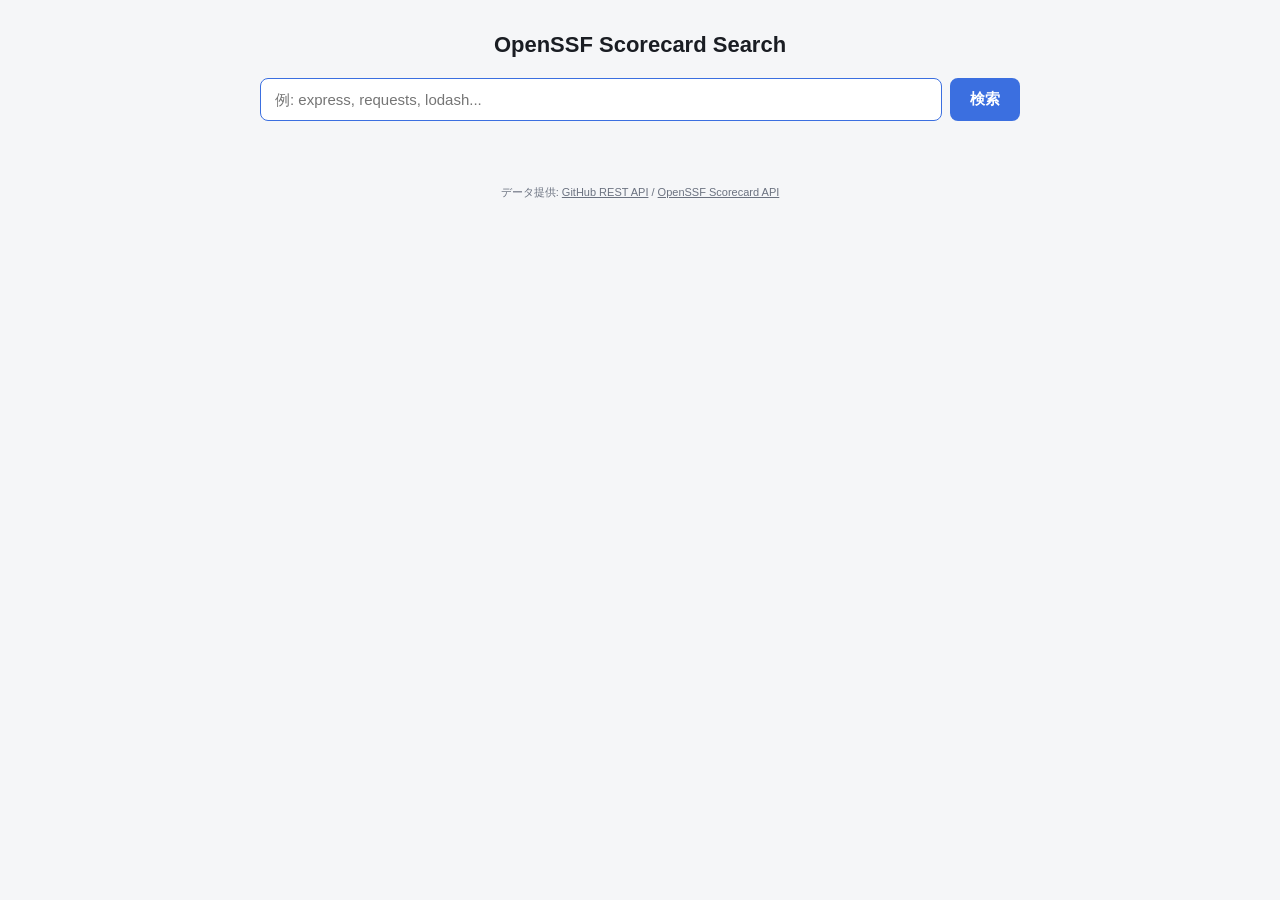
<file: scorecard-search.html>
<!DOCTYPE html>
<html lang="ja">
<head>
<meta charset="UTF-8">
<meta name="viewport" content="width=device-width, initial-scale=1.0">
<meta name="color-scheme" content="light dark">
<title>OpenSSF Scorecard Search</title>
<style>
  :root {
    --bg: #f5f6f8;
    --panel: #ffffff;
    --panel-border: #e2e5ea;
    --text: #1a1d23;
    --text-dim: #6b7280;
    --accent: #3b6fe0;
    --good: #1a7f37;
    --mid: #9a6700;
    --bad: #cf222e;
    --none: #6b7280;
    --overlay-1: rgba(0,0,0,0.025);
    --overlay-2: rgba(0,0,0,0.06);
  }
  @media (prefers-color-scheme: dark) {
    :root {
      --bg: #0f1115;
      --panel: #171a21;
      --panel-border: #262b36;
      --text: #e8eaed;
      --text-dim: #9aa0ac;
      --accent: #5b8def;
      --good: #3fb950;
      --mid: #d29922;
      --bad: #f85149;
      --none: #8890a0;
      --overlay-1: rgba(255,255,255,0.02);
      --overlay-2: rgba(255,255,255,0.04);
    }
  }
  * { box-sizing: border-box; }
  body {
    margin: 0;
    font-family: -apple-system, BlinkMacSystemFont, "Segoe UI", "Hiragino Kaku Gothic ProN", "Yu Gothic", sans-serif;
    background: var(--bg);
    color: var(--text);
    padding: 32px 16px 80px;
    transition: background-color 0.2s ease, color 0.2s ease;
  }
  .wrap { max-width: 760px; margin: 0 auto; }
  h1 {
    font-size: 22px;
    font-weight: 700;
    margin: 0 0 20px;
    text-align: center;
  }
  .subtitle {
    color: var(--text-dim);
    font-size: 13px;
    margin: 0 0 24px;
  }
  .search-row {
    display: flex;
    gap: 8px;
    margin-bottom: 24px;
  }
  input[type="text"] {
    flex: 1;
    background: var(--panel);
    border: 1px solid var(--panel-border);
    color: var(--text);
    border-radius: 8px;
    padding: 12px 14px;
    font-size: 15px;
    outline: none;
  }
  input[type="text"]:focus { border-color: var(--accent); }
  button {
    background: var(--accent);
    color: white;
    border: none;
    border-radius: 8px;
    padding: 0 20px;
    font-size: 15px;
    font-weight: 600;
    cursor: pointer;
  }
  button:hover { opacity: 0.9; }
  button:disabled { opacity: 0.5; cursor: default; }
  .hint {
    color: var(--text-dim);
    font-size: 12px;
    margin-bottom: 24px;
  }
  .status {
    color: var(--text-dim);
    font-size: 14px;
    padding: 24px 0;
    text-align: center;
  }
  .status.error { color: var(--bad); }
  .results {
    display: flex;
    flex-direction: column;
    gap: 10px;
  }
  .card {
    background: var(--panel);
    border: 1px solid var(--panel-border);
    border-radius: 10px;
    overflow: hidden;
  }
  .card-top {
    padding: 14px 16px;
    display: flex;
    align-items: center;
    gap: 14px;
  }
  .card-main {
    flex: 1;
    min-width: 0;
  }
  .card-title {
    display: flex;
    align-items: baseline;
    gap: 8px;
    margin-bottom: 4px;
  }
  .card-title a {
    color: var(--text);
    font-weight: 700;
    font-size: 15px;
    text-decoration: none;
  }
  .card-title a:hover { text-decoration: underline; }
  .stars {
    color: var(--text-dim);
    font-size: 12px;
    white-space: nowrap;
  }
  .desc {
    color: var(--text-dim);
    font-size: 13px;
    overflow: hidden;
    text-overflow: ellipsis;
    white-space: nowrap;
  }
  .meta {
    color: var(--text-dim);
    font-size: 11px;
    margin-top: 4px;
  }
  .score-box {
    flex-shrink: 0;
    width: 64px;
    height: 64px;
    border-radius: 10px;
    display: flex;
    flex-direction: column;
    align-items: center;
    justify-content: center;
    font-weight: 700;
    cursor: default;
  }
  .score-box.clickable { cursor: pointer; }
  .score-box.clickable:hover { filter: brightness(1.15); }
  .score-box .num { font-size: 20px; line-height: 1; }
  .score-box .label { font-size: 9px; color: var(--text-dim); margin-top: 3px; }
  .score-good { background: rgba(63,185,80,0.15); color: var(--good); border: 1px solid rgba(63,185,80,0.35); }
  .score-mid  { background: rgba(210,153,34,0.15); color: var(--mid); border: 1px solid rgba(210,153,34,0.35); }
  .score-bad  { background: rgba(248,81,73,0.15); color: var(--bad); border: 1px solid rgba(248,81,73,0.35); }
  .score-none { background: rgba(75,81,98,0.15); color: var(--none); border: 1px solid rgba(75,81,98,0.35); font-size: 10px; text-align: center; }
  .score-loading { color: var(--text-dim); font-size: 11px; text-align: center; }
  .scorecard-link {
    color: var(--accent);
    font-size: 11px;
    text-decoration: none;
  }
  .scorecard-link:hover { text-decoration: underline; }
  .details {
    display: none;
    border-top: 1px solid var(--panel-border);
    padding: 12px 16px 14px;
    background: var(--overlay-1);
  }
  .details.open { display: block; }
  .details-header {
    display: flex;
    justify-content: space-between;
    align-items: center;
    margin-bottom: 8px;
  }
  .checks-table {
    width: 100%;
    border-collapse: collapse;
    font-size: 12px;
  }
  .checks-table th {
    text-align: left;
    color: var(--text-dim);
    font-weight: 600;
    padding: 4px 8px 4px 0;
    border-bottom: 1px solid var(--panel-border);
  }
  .checks-table td {
    padding: 6px 8px 6px 0;
    border-bottom: 1px solid var(--overlay-2);
    vertical-align: top;
  }
  .checks-table tr:last-child td { border-bottom: none; }
  .check-name { font-weight: 600; white-space: nowrap; }
  .check-score {
    font-weight: 700;
    width: 40px;
    text-align: center;
  }
  .check-reason { color: var(--text-dim); }
  .check-na { color: var(--text-dim); font-style: italic; }
  .spinner {
    width: 16px;
    height: 16px;
    border: 2px solid var(--panel-border);
    border-top-color: var(--accent);
    border-radius: 50%;
    animation: spin 0.7s linear infinite;
  }
  @keyframes spin { to { transform: rotate(360deg); } }
  footer {
    text-align: center;
    color: var(--text-dim);
    font-size: 11px;
    margin-top: 40px;
  }
  footer a { color: var(--text-dim); }
</style>
</head>
<body>
<div class="wrap">
  <h1>OpenSSF Scorecard Search</h1>

  <div class="search-row">
    <input type="text" id="query" placeholder="例: express, requests, lodash..." autocomplete="off">
    <button id="searchBtn">検索</button>
  </div>

  <div id="statusArea"></div>
  <div class="results" id="results"></div>

  <footer>
    データ提供: <a href="https://github.com" target="_blank" rel="noopener">GitHub REST API</a> /
    <a href="https://api.securityscorecards.dev" target="_blank" rel="noopener">OpenSSF Scorecard API</a>
  </footer>
</div>

<script>
const queryInput = document.getElementById('query');
const searchBtn = document.getElementById('searchBtn');
const statusArea = document.getElementById('statusArea');
const resultsEl = document.getElementById('results');

function setStatus(html, isError) {
  statusArea.innerHTML = html ? `<div class="status${isError ? ' error' : ''}">${html}</div>` : '';
}

function scoreClass(score) {
  if (score === null || score === undefined) return 'score-none';
  if (score >= 7) return 'score-good';
  if (score >= 4) return 'score-mid';
  return 'score-bad';
}

async function fetchScorecard(fullName) {
  const url = `https://api.securityscorecards.dev/projects/github.com/${fullName}`;
  try {
    const res = await fetch(url);
    if (res.status === 404) {
      return { status: 'none' };
    }
    if (!res.ok) {
      return { status: 'error', message: `HTTP ${res.status}` };
    }
    const data = await res.json();
    return { status: 'ok', score: data.score, date: data.date, checks: data.checks || [] };
  } catch (e) {
    return { status: 'error', message: 'ネットワークエラー' };
  }
}

function renderChecksTable(checks) {
  if (!checks || checks.length === 0) {
    return '<p class="check-na">チェック内訳データがありません。</p>';
  }
  const rows = checks.map(c => {
    const scoreVal = typeof c.score === 'number' ? c.score : -1;
    const scoreText = scoreVal < 0 ? 'N/A' : scoreVal;
    const cls = scoreVal < 0 ? '' : (scoreVal >= 7 ? 'color:var(--good)' : scoreVal >= 4 ? 'color:var(--mid)' : 'color:var(--bad)');
    const docUrl = c.documentation && c.documentation.url ? c.documentation.url : null;
    const nameHtml = docUrl
      ? `<a href="${docUrl}" target="_blank" rel="noopener" style="color:inherit">${escapeHtml(c.name)}</a>`
      : escapeHtml(c.name);
    return `<tr>
      <td class="check-name">${nameHtml}</td>
      <td class="check-score" style="${cls}">${scoreText}</td>
      <td class="check-reason">${escapeHtml(c.reason || '')}</td>
    </tr>`;
  }).join('');
  return `<table class="checks-table">
    <thead><tr><th>チェック項目</th><th>点</th><th>理由</th></tr></thead>
    <tbody>${rows}</tbody>
  </table>`;
}

function escapeHtml(str) {
  const div = document.createElement('div');
  div.textContent = str == null ? '' : str;
  return div.innerHTML;
}

function renderScoreBox(scoreBox, detailsEl, result, fullName) {
  const scorecardUrl = `https://scorecard.dev/viewer/?uri=github.com/${fullName}`;

  if (result.status === 'ok' && typeof result.score === 'number') {
    const cls = scoreClass(result.score);
    scoreBox.className = 'score-box clickable ' + cls;
    scoreBox.innerHTML = `<div class="num">${result.score.toFixed(1)}</div><div class="label">/ 10</div>`;
    scoreBox.title = (result.date ? `評価日: ${result.date}\n` : '') + 'クリックで内訳を表示';

    detailsEl.innerHTML = `
      <div class="details-header">
        <span>チェック内訳(評価日: ${escapeHtml(result.date || '不明')})</span>
        <a class="scorecard-link" href="${scorecardUrl}" target="_blank" rel="noopener">Scorecardページを開く ↗</a>
      </div>
      ${renderChecksTable(result.checks)}
    `;
    scoreBox.addEventListener('click', () => {
      detailsEl.classList.toggle('open');
    });
  } else if (result.status === 'none') {
    scoreBox.className = 'score-box score-none';
    scoreBox.innerHTML = `データなし`;
    scoreBox.title = 'このリポジトリはScorecardでまだ評価されていません';
    detailsEl.innerHTML = `
      <div class="details-header">
        <span>このリポジトリはまだ評価されていません</span>
        <a class="scorecard-link" href="${scorecardUrl}" target="_blank" rel="noopener">Scorecardページで確認 ↗</a>
      </div>
    `;
  } else {
    scoreBox.className = 'score-box score-none clickable';
    scoreBox.innerHTML = `取得失敗`;
    scoreBox.title = result.message || '';
    detailsEl.innerHTML = `
      <div class="details-header">
        <span>取得に失敗しました: ${escapeHtml(result.message || '')}</span>
        <a class="scorecard-link" href="${scorecardUrl}" target="_blank" rel="noopener">Scorecardページで確認 ↗</a>
      </div>
    `;
    scoreBox.addEventListener('click', () => {
      detailsEl.classList.toggle('open');
    });
  }
}

function renderRepoCard(repo) {
  const card = document.createElement('div');
  card.className = 'card';

  const top = document.createElement('div');
  top.className = 'card-top';

  const main = document.createElement('div');
  main.className = 'card-main';

  const titleRow = document.createElement('div');
  titleRow.className = 'card-title';
  const link = document.createElement('a');
  link.href = repo.html_url;
  link.target = '_blank';
  link.rel = 'noopener';
  link.textContent = repo.full_name;
  const stars = document.createElement('span');
  stars.className = 'stars';
  stars.textContent = `★ ${repo.stargazers_count.toLocaleString()}`;
  titleRow.appendChild(link);
  titleRow.appendChild(stars);

  const desc = document.createElement('div');
  desc.className = 'desc';
  desc.textContent = repo.description || '(説明なし)';
  desc.title = repo.description || '';

  const meta = document.createElement('div');
  meta.className = 'meta';
  meta.textContent = repo.language ? repo.language : '';

  main.appendChild(titleRow);
  main.appendChild(desc);
  main.appendChild(meta);

  const scoreBox = document.createElement('div');
  scoreBox.className = 'score-box score-loading';
  scoreBox.innerHTML = '<div class="spinner"></div>';

  top.appendChild(main);
  top.appendChild(scoreBox);

  const details = document.createElement('div');
  details.className = 'details';

  card.appendChild(top);
  card.appendChild(details);
  resultsEl.appendChild(card);

  fetchScorecard(repo.full_name).then(result => renderScoreBox(scoreBox, details, result, repo.full_name));
}

async function runSearch() {
  const q = queryInput.value.trim();
  if (!q) return;

  resultsEl.innerHTML = '';
  setStatus('検索中...');
  searchBtn.disabled = true;

  try {
    const url = `https://api.github.com/search/repositories?q=${encodeURIComponent(q)}&per_page=10`;
    const res = await fetch(url, { headers: { 'Accept': 'application/vnd.github+json' } });

    if (res.status === 403) {
      setStatus('GitHub APIのレート制限に達しました。しばらく待ってから再試行してください。', true);
      return;
    }
    if (!res.ok) {
      setStatus(`GitHub検索に失敗しました (HTTP ${res.status})`, true);
      return;
    }

    const data = await res.json();
    const items = data.items || [];

    if (items.length === 0) {
      setStatus('該当するリポジトリが見つかりませんでした。');
      return;
    }

    setStatus('');
    items.forEach(renderRepoCard);
  } catch (e) {
    setStatus('通信エラーが発生しました。ネットワーク接続を確認してください。', true);
  } finally {
    searchBtn.disabled = false;
  }
}

searchBtn.addEventListener('click', runSearch);
queryInput.addEventListener('keydown', (e) => {
  if (e.key === 'Enter') runSearch();
});
queryInput.focus();
</script>
</body>
</html>
</file>
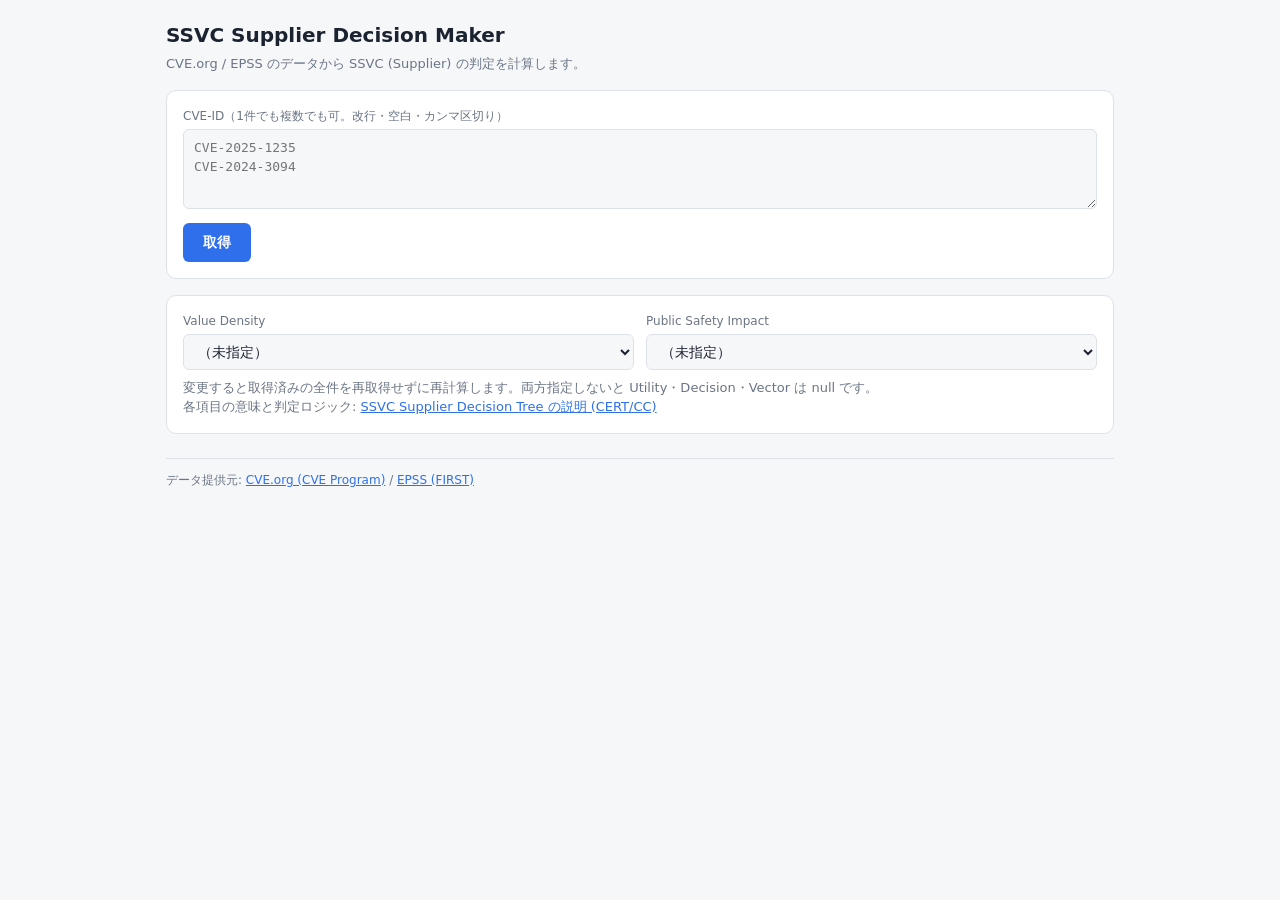
<file: ssvc-decision-maker.html>
<!doctype html>
<html lang="ja">
<head>
<meta charset="utf-8">
<meta name="viewport" content="width=device-width,initial-scale=1">
<meta http-equiv="Content-Security-Policy" content="default-src 'none'; script-src 'unsafe-inline'; style-src 'unsafe-inline'; connect-src https://cveawg.mitre.org https://api.first.org; base-uri 'none'; form-action 'none'">
<title>SSVC Supplier Decision Maker</title>
<style>
:root{--bg:#f6f7f9;--fg:#1c2330;--mut:#6b7585;--card:#fff;--bd:#dde1e8;--ac:#2f6feb;
--imm:#d1242f;--ooc:#e8590c;--sch:#c99700;--def:#2f9e44}
@media(prefers-color-scheme:dark){:root{--bg:#12151b;--fg:#e6e9ef;--mut:#8b95a7;--card:#1a1f28;--bd:#2c3340;--ac:#5b8def}}
*{box-sizing:border-box}
body{margin:0;background:var(--bg);color:var(--fg);font:14px/1.5 system-ui,-apple-system,"Hiragino Sans","Yu Gothic",sans-serif}
main{max-width:980px;margin:0 auto;padding:20px 16px 60px}
h1{font-size:20px;margin:0 0 4px}
.sub{color:var(--mut);margin:0 0 16px;font-size:13px}
.card{background:var(--card);border:1px solid var(--bd);border-radius:10px;padding:16px;margin-bottom:16px}
label a{color:var(--ac)}
label{display:block;font-size:12px;color:var(--mut);margin-bottom:4px}
input,select,textarea,button{font:inherit;color:inherit}
input,select,textarea{width:100%;padding:8px 10px;border:1px solid var(--bd);border-radius:6px;background:var(--bg)}
textarea{min-height:80px;font-family:ui-monospace,Menlo,Consolas,monospace;font-size:13px}
.row{display:grid;grid-template-columns:repeat(auto-fit,minmax(200px,1fr));gap:12px;margin-bottom:12px}
.tabs{display:flex;gap:6px;margin-bottom:12px}
.tab{padding:6px 14px;border:1px solid var(--bd);border-radius:6px;background:transparent;cursor:pointer}
.tab.on{background:var(--ac);color:#fff;border-color:var(--ac)}
button.pri{background:var(--ac);color:#fff;border:0;border-radius:6px;padding:9px 20px;cursor:pointer;font-weight:600}
button.sec{background:transparent;border:1px solid var(--bd);border-radius:6px;padding:6px 12px;cursor:pointer}
button:disabled{opacity:.5;cursor:wait}
.badge{display:inline-block;padding:3px 12px;border-radius:999px;color:#fff;font-weight:700}
.Immediate{background:var(--imm)}.Out-of-cycle{background:var(--ooc)}.Scheduled{background:var(--sch)}.Defer{background:var(--def)}.null{background:#8b95a7}
dl{display:grid;grid-template-columns:200px 1fr;gap:6px 12px;margin:12px 0 0}
dt{color:var(--mut)}dd{margin:0;word-break:break-all;font-family:ui-monospace,Menlo,Consolas,monospace;font-size:13px}
pre{background:var(--bg);border:1px solid var(--bd);border-radius:6px;padding:10px;overflow:auto;font-size:12px;margin:12px 0 0}
table{border-collapse:collapse;width:100%;font-size:12px}
th,td{border-bottom:1px solid var(--bd);padding:5px 8px;text-align:left;white-space:nowrap}
.tw{overflow:auto;max-height:420px}
.err{color:var(--imm);white-space:pre-wrap}
.warn{color:var(--sch);font-size:12px}
details.item{border:1px solid var(--bd);border-radius:8px;margin-bottom:8px;background:var(--bg)}
details.item>summary{display:flex;align-items:center;gap:12px;padding:8px 12px;cursor:pointer;list-style:none;min-width:0}
details.item>summary::-webkit-details-marker{display:none}
details.item>summary::before{content:"▸";color:var(--mut)}
details.item[open]>summary::before{content:"▾"}
.c-id{font-weight:700;white-space:nowrap}.c-sev,.c-m{color:var(--mut);white-space:nowrap;font-size:12px}
.c-d{color:var(--mut);font-size:12px;overflow:hidden;text-overflow:ellipsis;white-space:nowrap;min-width:0;flex:1}
.dot{display:inline-block;width:10px;height:10px;border-radius:50%;margin-right:6px;vertical-align:-1px}
.sv-CRITICAL{background:#7d1128}.sv-HIGH{background:#d1242f}.sv-MEDIUM{background:#c99700}.sv-LOW{background:#2f9e44}.sv-NONE{background:#8b95a7}
.ep-4{background:#d1242f}.ep-3{background:#e8590c}.ep-2{background:#c99700}.ep-1{background:#2f9e44}.ep-0{background:#8b95a7}
th.sortable{cursor:pointer;user-select:none}th.sortable:hover{color:var(--ac)}
tr.trow{cursor:pointer}tr.trow:hover{background:var(--bg)}
tr.drow>td{white-space:normal;padding:0;border-bottom:1px solid var(--bd)}
.tw{max-height:none}
thead th{position:sticky;top:0;background:var(--card)}
.detail{padding:4px 12px 12px;border-top:1px solid var(--bd)}
.foot{margin-top:24px;padding-top:12px;border-top:1px solid var(--bd);color:var(--mut);font-size:12px}
.foot a{color:var(--ac)}
.hd{display:flex;justify-content:space-between;align-items:center;gap:8px;flex-wrap:wrap}
@media(max-width:560px){dl{grid-template-columns:1fr}}
</style>
</head>
<body>
<main>
<h1>SSVC Supplier Decision Maker</h1>
<p class="sub">CVE.org / EPSS のデータから SSVC (Supplier) の判定を計算します。</p>

<div class="card">
  <label>CVE-ID（1件でも複数でも可。改行・空白・カンマ区切り）</label>
  <textarea id="list" placeholder="CVE-2025-1235&#10;CVE-2024-3094"></textarea>
  <div style="margin-top:8px"><button class="pri" id="go">取得</button></div>
</div>

<div class="card" id="params">
  <div class="row" style="margin-bottom:8px">
    <div><label>Value Density</label>
      <select id="vd"><option value="">（未指定）</option><option>diffuse</option><option>concentrated</option></select></div>
    <div><label>Public Safety Impact</label>
      <select id="psi"><option value="">（未指定）</option><option>significant</option><option>minimal</option></select></div>
  </div>
  <p class="sub" style="margin:0">変更すると取得済みの全件を再取得せずに再計算します。両方指定しないと Utility・Decision・Vector は null です。<br>各項目の意味と判定ロジック: <a href="https://certcc.github.io/SSVC/howto/supplier_tree/" target="_blank" rel="noopener noreferrer" style="color:var(--ac)">SSVC Supplier Decision Tree の説明 (CERT/CC)</a></p>
</div>

<div id="out"></div>

<footer class="foot">
  データ提供元:
  <a href="https://www.cve.org/" target="_blank" rel="noopener noreferrer">CVE.org (CVE Program)</a> /
  <a href="https://www.first.org/epss/" target="_blank" rel="noopener noreferrer">EPSS (FIRST)</a>
</footer>
</main>

<script>
const $=s=>document.querySelector(s);
const esc=s=>String(s??"").replace(/[&<>"']/g,c=>({"&":"&amp;","<":"&lt;",">":"&gt;",'"':"&quot;","'":"&#39;"}[c]));
const sleep=ms=>new Promise(r=>setTimeout(r,ms));

// ── 入力検証 ─────────────────────────────────────────
const validCve=c=>/^CVE-\d{4}-\d{4,}$/i.test(c);

// ── 取得（キャンセル対応） ─────────────────────────────
async function getJson(url,headers,signal){
  const r=await fetch(url,{headers,signal});
  if(!r.ok&&r.status!==404)throw new Error(`HTTP ${r.status} (${new URL(url).host})`);
  try{return await r.json()}catch(e){if(e.name==="AbortError")throw e;return null}
}
const soft=e=>{if(e.name==="AbortError")throw e;return null};
const abortableSleep=(ms,signal)=>new Promise((res,rej)=>{
  if(signal.aborted)return rej(new DOMException("Aborted","AbortError"));
  const t=setTimeout(res,ms);
  signal.addEventListener("abort",()=>{clearTimeout(t);rej(new DOMException("Aborted","AbortError"))},{once:true});
});

// ── 計算本体（bash版 jq ロジックの移植） ───────────────
const first=a=>{for(const v of a)if(v!=null&&v!==false)return v;return null};
const arr=x=>Array.isArray(x)?x:[];
function calc(cveorg,epssData,vd,psi,now){
  vd=vd||null;psi=psi||null;
  const cna=cveorg?.containers?.cna||{};
  const adp=arr(cveorg?.containers?.adp);
  const cnaM=arr(cna.metrics);
  const adpM=adp.flatMap(a=>arr(a.metrics));
  const cnaPick=(k,f)=>cnaM.map(m=>m[k]).filter(Boolean).map(f);
  const adpPick=(k,f)=>adpM.map(m=>m[k]).filter(Boolean).map(f);
  const order=["cvssV4_0","cvssV3_1","cvssV3_0","cvssV2"];
  const cvssVector=first(order.flatMap(c=>[
    ...cnaPick(c,m=>m.vectorString),
    ...adpPick(c,m=>m.vectorString)]));
  const cvssBaseSeverity=first(order.flatMap(c=>[
    ...cnaPick(c,m=>m.baseSeverity),
    ...adpPick(c,m=>m.baseSeverity)]));
  const opt=key=>first([...cnaM,...adpM].flatMap(m=>arr(m.other?.content?.options).map(o=>o?.[key])));

  const epss=first(arr(epssData?.data).map(d=>d.epss));
  const ev=parseFloat(epss??"0");
  const exploitation=opt("Exploitation")??(ev>=0.90?"active":ev>=0.75?"poc":"none");
  const automatable=opt("Automatable")??(cvssVector?(/UI:N/.test(cvssVector)?"yes":"no"):null);
  const technicalImpact=opt("Technical Impact")??(cvssVector?(/C:C|I:C|C:H|I:H/.test(cvssVector)?"total":"partial"):null);

  let utility=null;
  if(vd!=null&&automatable!=null){
    if(automatable==="yes"&&vd==="concentrated")utility="super effective";
    else if(automatable==="yes"&&vd==="diffuse")utility="efficient";
    else if(automatable==="no"&&vd==="concentrated")utility="efficient";
    else utility="laborious";
  }
  let dec=null;
  if(utility!=null&&psi!=null){
    const E=exploitation,U=utility,T=technicalImpact,sig=psi==="significant";
    if(E==="active"){dec=(U==="super effective"||sig)?"Immediate":"Out-of-cycle"}
    else if(E==="poc"){
      if(U==="super effective")dec=sig?"Immediate":"Out-of-cycle";
      else if(U==="efficient"&&T==="partial")dec=sig?"Immediate":"Scheduled";
      else if(U==="efficient"&&T==="total")dec=sig?"Immediate":"Out-of-cycle";
      else if(U==="laborious"&&T==="total")dec=sig?"Immediate":"Scheduled";
      else if(U==="laborious"&&sig)dec="Out-of-cycle";
      else dec="Scheduled";
    }else{
      if(U==="super effective"&&T==="total")dec="Out-of-cycle";
      else if(U==="super effective")dec=sig?"Out-of-cycle":"Scheduled";
      else if(U==="efficient")dec=sig?"Out-of-cycle":"Scheduled";
      else if(U==="laborious"&&T==="total")dec=sig?"Out-of-cycle":"Scheduled";
      else if(U==="laborious"&&sig)dec="Scheduled";
      else dec="Defer";
    }
  }
  const sev=(cvssBaseSeverity||"").toUpperCase();
  const ssvcDecision=(dec==null||technicalImpact==null||automatable==null)?null:(exploitation==="none"&&(sev==="LOW"||sev==="MEDIUM")?"Defer":dec);
  const ts=now.toISOString().replace(/\.\d+Z$/,"Z");
  const cveId=cveorg?.cveMetadata?.cveId;
  return{
    timestamp:ts,cveId,url:"https://www.cve.org/CVERecord?id="+encodeURIComponent(cveId),
    nvdUrl:"https://nvd.nist.gov/vuln/detail/"+encodeURIComponent(cveId),
    euvdUrl:"https://euvd.enisa.europa.eu/vulnerability/"+encodeURIComponent(cveId),
    cveState:cveorg?.cveMetadata?.state??null,
    description:cna.title??cna.descriptions?.[0]?.value??null,
    cvssBaseSeverity,cvssVector,epss:epss??null,
    ssvcExploitation:exploitation,ssvcAutomatable:automatable,
    ssvcValueDensity:vd,ssvcUtility:utility,
    ssvcTechnicalImpact:technicalImpact,ssvcPublicSafetyImpact:psi,
    ssvcDecisionModel:"Supplier",ssvcDecision,
    ssvcVector:(utility==null||psi==null||technicalImpact==null)?null:
      "SSVCv2.1/E:"+(exploitation==="active"?"A":exploitation==="poc"?"P":"N")+
      "/U:"+(utility==="super effective"?"S":utility==="efficient"?"E":"L")+
      "/T:"+(technicalImpact==="total"?"T":"P")+
      "/PS:"+(psi==="significant"?"S":"M")+"/"+ts+"/"
  };
}


// API取得のみ（SSVC計算はしない）。VD/PSIは取得後に変更できる。
const failNote=e=>/Failed to fetch|NetworkError|Load failed/i.test(String(e.message))
  ?"通信に失敗しました（CORS・ネットワーク・拡張機能のブロックの可能性）":String(e.message||e);
async function fetchRaw(cve,signal){
  cve=cve.trim().toUpperCase();
  if(!validCve(cve))throw new Error(`Invalid CVE-ID '${cve}'. 形式: CVE-YYYY-NNNN`);
  let epssNote=null;
  const [cveorg,epss]=await Promise.all([
    getJson(`https://cveawg.mitre.org/api/cve/${cve}`,undefined,signal),
    getJson(`https://api.first.org/data/v1/epss?cve=${cve}`,undefined,signal).catch(e=>{soft(e);epssNote=failNote(e);return null})
  ]);
  const st=cveorg?.cveMetadata?.state;
  if(!st||st==="REJECTED")throw new Error(`${cve} は未割り当て、または REJECTED です。`);
  return{cveorg,epss,epssNote};
}

// ── 状態 ─────────────────────────────────────────────
let items=[],errors=[],running=false,ctrl=null,prog={done:0,total:0};
const gVd=()=>$("#vd").value,gPsi=()=>$("#psi").value;
function recompute(it){it.result=calc(it.raw.cveorg,it.raw.epss,it.vd,it.psi,new Date())}

// ── 表示（リスト＋展開でカード詳細） ─────────────────────
const openIds=new Set();
let sort={k:null,dir:1};
const csvCell=v=>{let t=String(v??"");if(/^[=+\-@\t\r]/.test(t))t="'"+t;return `"${t.replace(/"/g,'""')}"`};
function card(it,i){
  const r=it.result;
  const rows=Object.entries(r).map(([k,v])=>`<dt>${k}</dt><dd>${/^(url|nvdUrl|euvdUrl)$/.test(k)?`<a href="${esc(v)}" target="_blank" rel="noopener noreferrer">${esc(v)}</a>`:esc(v===null?"null":v)}</dd>`).join("");
  const notes=(r.epss==null&&it.raw.epssNote?`<p class="warn">EPSS が null の理由: ${esc(it.raw.epssNote)}</p>`:"");
  const warn=notes+(it.psi&&!it.vd?`<p class="warn">Public Safety Impact を使うには Value Density も指定してください。</p>`:"")
    +((r.ssvcTechnicalImpact==null||r.ssvcAutomatable==null)?`<p class="warn">CVSS も CNA/ADP の ${[r.ssvcAutomatable==null?"Automatable":"",r.ssvcTechnicalImpact==null?"Technical Impact":""].filter(Boolean).join(" / ")} も無いため、Decision は null です。</p>`:"");
  return `<div class="detail"><div class="hd"><b>${esc(r.cveId)}</b> <button class="sec" data-cp="${i}">JSON をコピー</button></div>
    <p style="margin:8px 0 0">${esc(r.description||"")}</p>${warn}<dl>${rows}</dl>
    <pre>${esc(JSON.stringify(r,null,2))}</pre></div>`;
}
function renderList(){
  if(!items.length&&!errors.length){$("#out").innerHTML=running?`<div class="card">取得中… ${prog.done} / ${prog.total} 件</div>`:"";return}
  const RK={sev:["CRITICAL","HIGH","MEDIUM","LOW","NONE"],dec:["Immediate","Out-of-cycle","Scheduled","Defer"],exp:["active","poc","none"],
    yn:["yes","no"],ti:["total","partial"],ut:["super effective","efficient","laborious"]};
  // k: 結果のキー / t: s=文字列, n=数値, 配列=重要度順（先頭が最優先）/ d: 初回クリック時の向き
  const COLSD=[{h:"#",k:"_n",t:"n",d:1},{h:"CVE ID",k:"cveId",t:"s",d:1},{h:"Severity",k:"cvssBaseSeverity",t:RK.sev,d:1},
    {h:"EPSS",k:"epss",t:"n",d:-1},{h:"Decision",k:"ssvcDecision",t:RK.dec,d:1},
    {h:"Exploitation",k:"ssvcExploitation",t:RK.exp,d:1},
    {h:"Automatable",k:"ssvcAutomatable",t:RK.yn,d:1},{h:"Tech Impact",k:"ssvcTechnicalImpact",t:RK.ti,d:1},
    {h:"Utility",k:"ssvcUtility",t:RK.ut,d:1},{h:"CVSS Vector",k:"cvssVector",t:"s",d:1},{h:"SSVC Vector",k:"ssvcVector",t:"s",d:1}];
  const th=COLSD.map(c=>c.h);
  let order=items.map((it,i)=>({it,i}));
  if(sort.k){
    const c=COLSD.find(x=>x.k===sort.k);
    const val=o=>{const r=o.it.result;let v=c.k==="_n"?Number(o.it.key):r[c.k];if(v==null||v==="")return null;
      if(c.t==="n")return parseFloat(v);
      if(Array.isArray(c.t)){const x=c.t.indexOf(c.t===RK.sev?String(v).toUpperCase():v);return x<0?c.t.length:x}
      return String(v)};
    order.sort((a,b)=>{const x=val(a),y=val(b);
      if(x==null&&y==null)return 0;if(x==null)return 1;if(y==null)return -1;
      const r=typeof x==="number"?x-y:x.localeCompare(y);return r*sort.dir});
  }
  const epCls=v=>{if(v==null||v==="")return"ep-0";const n=parseFloat(v);return n>=0.9?"ep-4":n>=0.75?"ep-3":n>=0.1?"ep-2":"ep-1"};
  const body=order.map(({it,i})=>{const r=it.result,open=openIds.has(it.key);
    const sv=(r.cvssBaseSeverity||"").toUpperCase();
    return `<tr class="trow" data-id="${it.key}">
      <td style="color:var(--mut)">${Number(it.key)+1}</td>
      <td><span style="color:var(--mut)">${open?"▾":"▸"}</span> <b>${esc(r.cveId)}</b></td>
      <td>${sv?`<span class="dot sv-${/^(CRITICAL|HIGH|MEDIUM|LOW|NONE)$/.test(sv)?sv:"NONE"}"></span>${esc(sv)}`:"null"}</td>
      <td>${r.epss!=null?`<span class="dot ${epCls(r.epss)}"></span>${esc(r.epss)}`:"null"}</td>
      <td><span class="dot ${r.ssvcDecision||"null"}"></span>${esc(r.ssvcDecision||"null")}</td>
      <td>${esc(r.ssvcExploitation)}</td><td>${esc(r.ssvcAutomatable??"null")}</td><td>${esc(r.ssvcTechnicalImpact??"null")}</td>
      <td>${esc(r.ssvcUtility??"null")}</td><td>${esc(r.cvssVector??"null")}</td><td>${esc(r.ssvcVector??"null")}</td></tr>`
      +(open?`<tr class="drow"><td colspan="${th.length}">${card(it,i)}</td></tr>`:"");}).join("");
  const head=COLSD.map(c=>c.k?`<th class="sortable" data-k="${c.k}">${c.h}${sort.k===c.k?(sort.dir>0?" ▲":" ▼"):""}</th>`:`<th></th>`).join("");
  const list=`<div class="tw"><table><thead><tr>${head}</tr></thead><tbody>${body}</tbody></table></div>`;
  const er=errors.map(e=>`<div class="err">${esc(e)}</div>`).join("");
  const bar=(items.length||running)?`<div class="hd"><b>${prog.done} / ${prog.total} 件${running?"（処理中…）":""}</b>
    ${items.length?`<div><button class="sec" id="csv">CSV ダウンロード</button> <button class="sec" id="jsn">JSON ダウンロード</button></div>`:""}</div>`:"";
  $("#out").innerHTML=`<div class="card">${bar}<div style="margin-top:${bar?10:0}px">${list}</div>${er}</div>`;
  if(!items.length)return;
  const dl=(name,txt,type)=>{const a=document.createElement("a");a.href=URL.createObjectURL(new Blob([txt],{type}));a.download=name;a.click();setTimeout(()=>URL.revokeObjectURL(a.href),10000)};
  $("#csv").onclick=()=>{
    const rs=items.map(i=>i.result);
    const keys=Object.keys(rs[0]);
    const csv=[keys.map(csvCell).join(","),...rs.map(r=>keys.map(k=>csvCell(r[k])).join(","))].join("\r\n");
    dl("ssvc.csv","﻿"+csv,"text/csv;charset=utf-8");
  };
  $("#jsn").onclick=()=>dl("ssvc.json",JSON.stringify(items.map(i=>i.result),null,2),"application/json");
}
const render=renderList;
$("#out").addEventListener("click",e=>{
  const b=e.target.closest("[data-cp]");
  if(b){navigator.clipboard.writeText(JSON.stringify(items[+b.dataset.cp].result,null,2));return}
  const h=e.target.closest("th.sortable");
  if(h){const k=h.dataset.k;
    if(sort.k===k)sort.dir=-sort.dir;
    else{sort={k,dir:(k==="epss"?-1:1)}}
    render();return}
  const tr=e.target.closest("tr.trow");if(!tr)return;
  const id=tr.dataset.id;openIds.has(id)?openIds.delete(id):openIds.add(id);render();
});

// 取得後にVD/PSIを変更 → 再取得せず再計算
$("#vd").onchange=$("#psi").onchange=()=>{
  items.forEach(it=>{it.vd=gVd()||null;it.psi=gPsi()||null;recompute(it)});
  if(items.length)render();
};

function setBusy(b){
  running=b;
  const g=$("#go");
  if(b){g.textContent="キャンセル";g.style.background="var(--imm)"}
  else{g.textContent="取得";g.style.background=""}
}
function explain(e){
  if(e.name==="AbortError")return "キャンセルしました。";
  const m=String(e.message||e);
  return /Failed to fetch|NetworkError|Load failed/i.test(m)
    ?m+"\n通信に失敗しました。ネットワーク/CORS/拡張機能のブロックを確認してください。":m;
}

$("#go").onclick=async()=>{
  if(running){ctrl.abort();return}
  const ids=$("#list").value.split(/[\s,]+/).map(s=>s.trim().toUpperCase()).filter(Boolean);
  if(!ids.length)return;
  const delay=100;
  ctrl=new AbortController();setBusy(true);items=[];errors=[];openIds.clear();prog={done:0,total:ids.length};
  render();
  for(let i=0;i<ids.length;i++){
    try{
      const raw=await fetchRaw(ids[i],ctrl.signal);
      const it={id:ids[i],key:String(i),raw,vd:gVd()||null,psi:gPsi()||null};recompute(it);items.push(it);prog.done=i+1;
      render();
      if(i<ids.length-1)await abortableSleep(delay,ctrl.signal);
    }catch(e){
      if(e.name==="AbortError"){errors.push(`キャンセルしました（${i}/${ids.length} 件処理済み）`);break}
      errors.push(`${ids[i]}: ${explain(e)}`);prog.done=i+1;render();
      if(i<ids.length-1&&validCve(ids[i])){try{await abortableSleep(delay,ctrl.signal)}catch(_){errors.push(`キャンセルしました（${i+1}/${ids.length} 件処理済み）`);break}}
    }
  }
  setBusy(false);render();
};
</script>
</body>
</html>
</file>
<file: styles.css>
@import url('https://fonts.googleapis.com/css2?family=JetBrains+Mono:wght@400;500;600;700&family=IBM+Plex+Sans+JP:wght@400;500;600;700&display=swap');

:root{
  --bg:#0A0E13;
  --panel:#11171F;
  --panel-2:#151D27;
  --line:#223140;
  --line-soft:#1A2530;
  --text:#DCE6EE;
  --muted:#7C8A99;
  --dim:#4E5C6B;
  --signal:#3DA5FF;
  --signal-dim:#1E4A6E;
  --good:#3ECF8E;
  --warn:#F2B705;
  --bad:#F2495C;
  --mono:'JetBrains Mono', 'SFMono-Regular', Consolas, monospace;
  --sans:'IBM Plex Sans JP','Hiragino Kaku Gothic ProN','Hiragino Sans',sans-serif;
}

*{box-sizing:border-box;}
html,body{margin:0;padding:0;}
body{
  background:
    radial-gradient(1200px 600px at 15% -10%, rgba(61,165,255,0.07), transparent 60%),
    var(--bg);
  color:var(--text);
  font-family:var(--sans);
  min-height:100vh;
  padding:32px 20px 80px;
}

.wrap{max-width:920px;margin:0 auto;}

/* ---- header ---- */
.topline{
  display:flex;align-items:center;gap:10px;
  font-family:var(--mono);font-size:12px;color:var(--dim);
  letter-spacing:.08em;text-transform:uppercase;margin-bottom:18px;
}
.topline .dot{width:6px;height:6px;border-radius:50%;background:var(--good);
  box-shadow:0 0 8px var(--good);animation:pulse 2s infinite ease-in-out;}
@keyframes pulse{0%,100%{opacity:1;}50%{opacity:.35;}}

h1{
  font-family:var(--mono);
  font-size:clamp(28px,4vw,40px);
  font-weight:700;
  margin:0 0 6px;
  letter-spacing:-0.01em;
}
h1 span{color:var(--signal);}
.sub{color:var(--muted);font-size:14.5px;line-height:1.6;max-width:640px;margin:0 0 30px;}

/* ---- search ---- */
.search-shell{
  background:var(--panel);
  border:1px solid var(--line);
  border-radius:10px;
  padding:4px;
  display:flex;
  gap:4px;
  box-shadow:0 0 0 1px rgba(255,255,255,0.01), 0 20px 40px -20px rgba(0,0,0,0.6);
}
.prompt{
  display:flex;align-items:center;gap:10px;
  flex:1;padding:0 6px 0 14px;
}
.prompt .chevron{font-family:var(--mono);color:var(--signal);font-weight:700;font-size:15px;}
.prompt input{
  flex:1;background:transparent;border:0;outline:0;
  color:var(--text);font-family:var(--mono);font-size:15px;
  padding:14px 6px;
}
.prompt input::placeholder{color:var(--dim);}
.search-shell button{
  background:var(--signal);
  color:#08131F;
  border:0;border-radius:7px;
  font-family:var(--mono);font-weight:700;font-size:13.5px;
  letter-spacing:.03em;
  padding:0 22px;
  cursor:pointer;
  transition:filter .15s ease, transform .1s ease;
}
.search-shell button:hover{filter:brightness(1.12);}
.search-shell button:active{transform:scale(.98);}
.search-shell button:disabled{background:var(--line);color:var(--dim);cursor:not-allowed;}

.hint-row{
  display:flex;justify-content:space-between;align-items:center;
  margin-top:10px;font-size:12px;color:var(--dim);font-family:var(--mono);
}
.hint-row a{color:var(--muted);text-decoration:none;border-bottom:1px dotted var(--line);}
.hint-row a:hover{color:var(--signal);}

/* ---- status / scanning ---- */
.status{
  margin:34px 0 14px;
  font-family:var(--mono);font-size:13px;color:var(--muted);
  display:flex;align-items:center;gap:10px;min-height:20px;
}
.scanline{
  width:14px;height:2px;background:var(--signal);
  position:relative;overflow:visible;
}
.scanning .scanline::after{
  content:'';position:absolute;top:-4px;left:0;width:14px;height:10px;
  background:linear-gradient(90deg, transparent, rgba(61,165,255,.9), transparent);
  animation:sweep 1.1s linear infinite;
}
@keyframes sweep{0%{transform:translateX(-8px);}100%{transform:translateX(8px);}}

.error-box{
  border:1px solid rgba(242,73,92,0.35);
  background:rgba(242,73,92,0.07);
  color:#FF8B96;
  font-size:13.5px;
  padding:14px 16px;border-radius:8px;
  margin-top:20px;
  font-family:var(--mono);
  line-height:1.6;
}

/* ---- results ---- */
.results{display:flex;flex-direction:column;gap:10px;margin-top:10px;}

.card{
  background:var(--panel);
  border:1px solid var(--line-soft);
  border-radius:10px;
  padding:16px 18px;
  transition:border-color .15s ease, background .15s ease;
}
.card:hover{border-color:var(--line);background:var(--panel-2);}

.card-top{display:flex;align-items:flex-start;gap:16px;}

.repo-info{flex:1;min-width:0;}
.repo-name{
  font-family:var(--mono);font-weight:600;font-size:15.5px;color:var(--text);
  text-decoration:none;word-break:break-all;
}
.repo-name:hover{color:var(--signal);}
.repo-name .owner{color:var(--muted);font-weight:400;}
.repo-desc{
  color:var(--muted);font-size:13px;line-height:1.55;margin-top:5px;
  display:-webkit-box;-webkit-line-clamp:2;-webkit-box-orient:vertical;overflow:hidden;
}
.meta-row{
  display:flex;gap:16px;margin-top:9px;
  font-family:var(--mono);font-size:11.5px;color:var(--dim);
}
.meta-row span{display:flex;align-items:center;gap:5px;}
.star-ico{color:var(--warn);}

/* gauge */
.gauge-block{
  flex-shrink:0;width:150px;display:flex;flex-direction:column;align-items:flex-end;gap:6px;
}
.score-num{font-family:var(--mono);font-weight:700;font-size:22px;line-height:1;}
.score-label{font-family:var(--mono);font-size:10px;color:var(--dim);letter-spacing:.06em;text-transform:uppercase;}
.gauge{
  width:150px;height:6px;background:var(--line-soft);border-radius:3px;overflow:hidden;position:relative;
}
.gauge-fill{height:100%;border-radius:3px;transition:width .5s ease;}
.gauge-ticks{display:flex;justify-content:space-between;width:150px;font-family:var(--mono);font-size:8.5px;color:var(--dim);margin-top:1px;}

.na-box{
  font-family:var(--mono);font-size:11px;color:var(--dim);
  border:1px dashed var(--line);border-radius:6px;padding:8px 10px;text-align:center;width:150px;
}
.skeleton{
  width:150px;height:6px;border-radius:3px;
  background:linear-gradient(90deg, var(--line-soft) 25%, var(--line) 50%, var(--line-soft) 75%);
  background-size:200% 100%;animation:shimmer 1.3s infinite;
}
@keyframes shimmer{0%{background-position:200% 0;}100%{background-position:-200% 0;}}

/* details toggle */
.toggle-btn{
  margin-top:12px;background:none;border:none;color:var(--signal);
  font-family:var(--mono);font-size:11.5px;cursor:pointer;padding:0;
  letter-spacing:.03em;
}
.toggle-btn:hover{text-decoration:underline;}

.checks{
  margin-top:14px;padding-top:14px;border-top:1px solid var(--line-soft);
  display:none;
  grid-template-columns:1fr 1fr;
  gap:8px 24px;
}
.checks.open{display:grid;}
.check-row{
  display:flex;justify-content:space-between;align-items:center;gap:10px;
  font-family:var(--mono);font-size:11.5px;padding:5px 0;
  border-bottom:1px solid var(--line-soft);
}
.check-name{color:var(--muted);}
.check-score{font-weight:700;min-width:24px;text-align:right;}

.viewer-link{
  margin-top:12px;display:inline-block;
  font-family:var(--mono);font-size:11px;color:var(--dim);text-decoration:none;
  border-bottom:1px dotted var(--line);
}
.viewer-link:hover{color:var(--signal);border-color:var(--signal);}

.empty{
  text-align:center;color:var(--dim);font-family:var(--mono);font-size:13px;
  padding:60px 0;
}

footer{
  max-width:920px;margin:50px auto 0;
  font-family:var(--mono);font-size:11px;color:var(--dim);
  border-top:1px solid var(--line-soft);padding-top:16px;
  display:flex;justify-content:space-between;flex-wrap:wrap;gap:8px;
}
footer a{color:var(--dim);}
footer a:hover{color:var(--signal);}

@media (max-width:560px){
  .card-top{flex-direction:column;}
  .gauge-block,.na-box,.skeleton,.gauge,.gauge-ticks{width:100%;align-items:stretch;}
  .gauge-block{align-items:flex-start;}
  .checks{grid-template-columns:1fr;}
}
</file>
